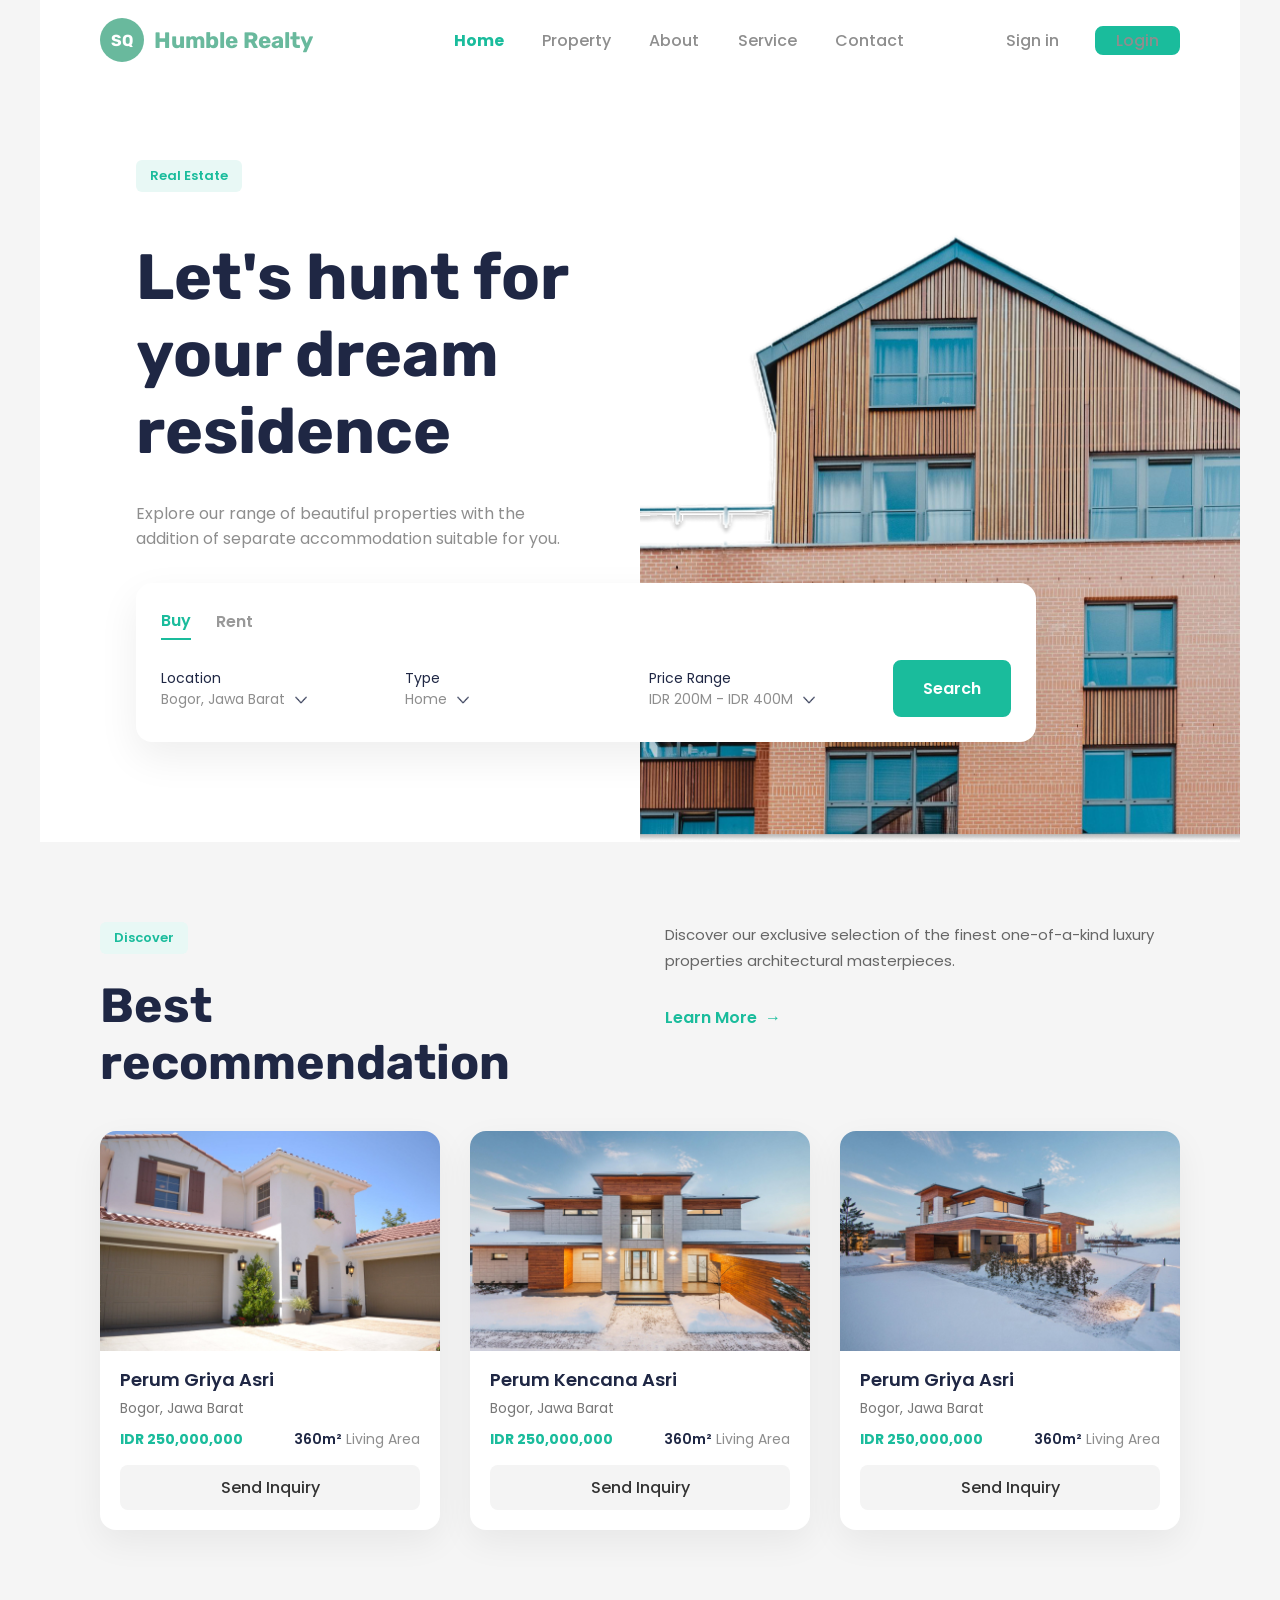
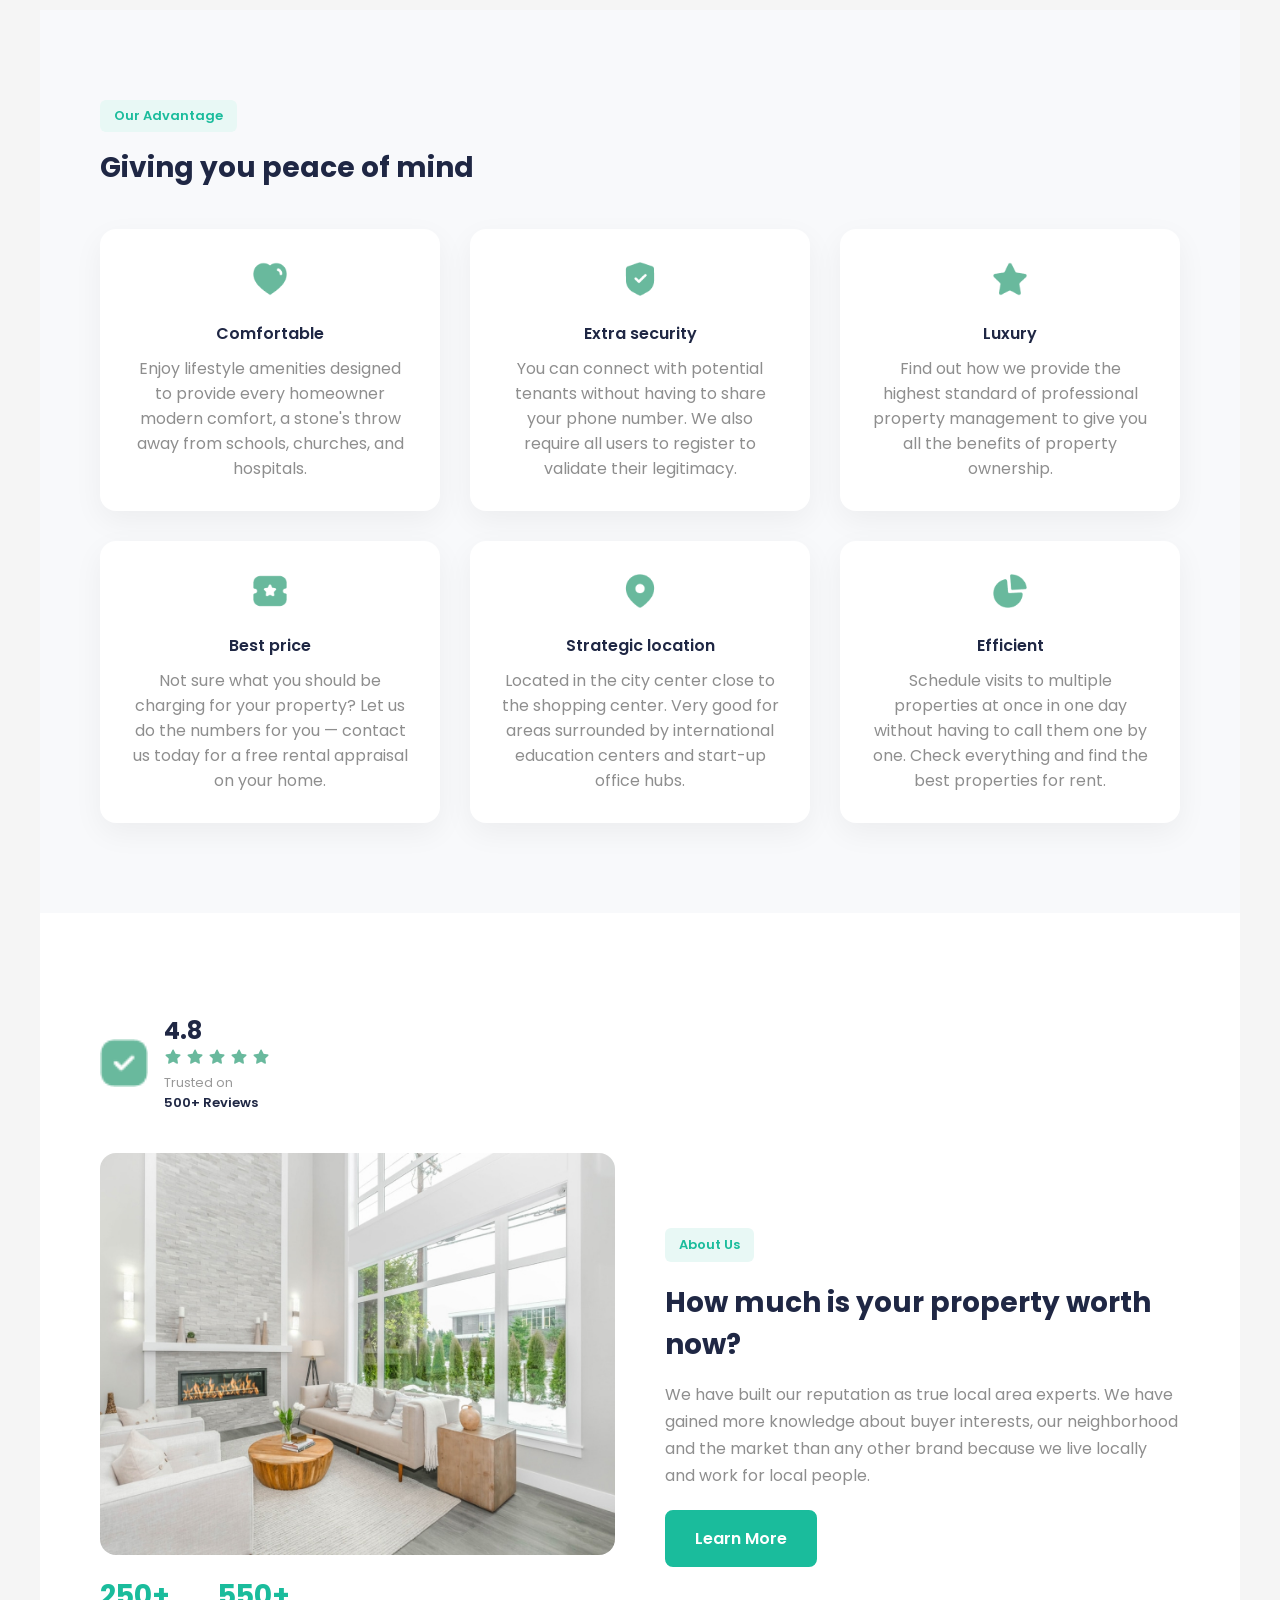
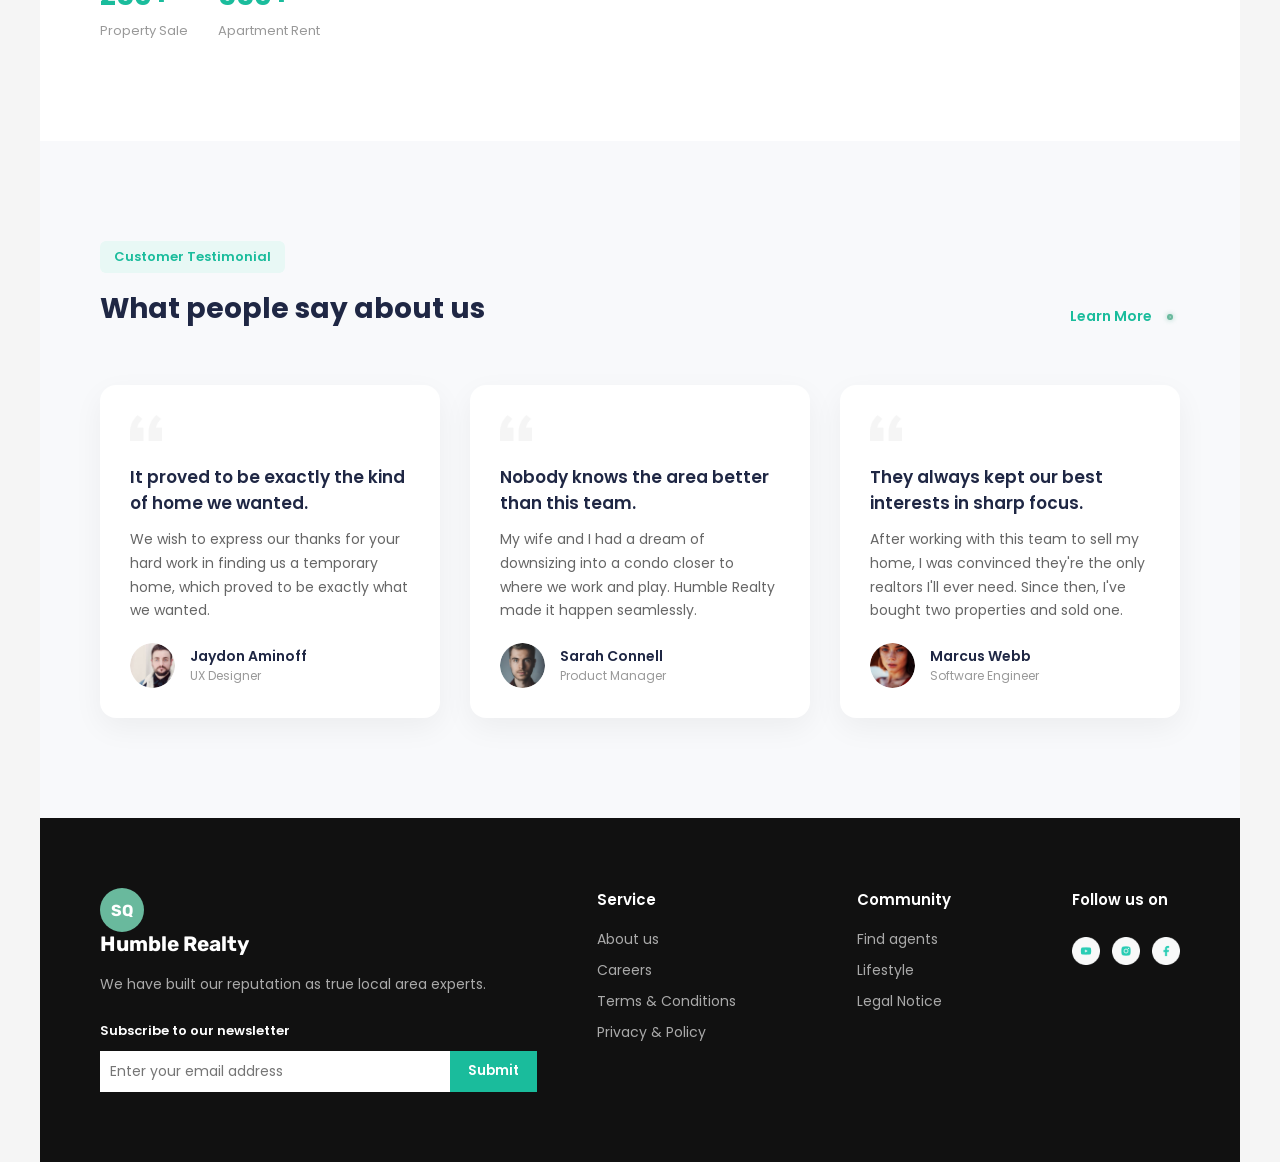
<file: index.html>
<!doctype html>
<html lang="en">
<head>
    <meta charset="UTF-8">
    <meta name="viewport" content="width=device-width, user-scalable=no, initial-scale=1.0, maximum-scale=1.0, minimum-scale=1.0">
    <meta http-equiv="X-UA-Compatible" content="ie=edge">
    <link rel="stylesheet" href="style/style.css">
    <link rel="preconnect" href="https://fonts.googleapis.com">
    <link rel="preconnect" href="https://fonts.gstatic.com" crossorigin>
    <link href="https://fonts.googleapis.com/css2?family=Poppins:wght@300;400;500;600;700;800&family=Rubik:wght@600&display=swap" rel="stylesheet">
    <script src="./script.js" defer></script>
    <title>Real Estate || Humble Realty</title>
</head>
<body>

<!-- Header section start -->
<header class="header-section wrapper">
    <nav class="navbar">
        <div class="nav-brand">
            <div class="nav-logo">SQ</div>
            <span class="nav-site-name">Humble Realty</span>
        </div>
        <div class="links" id="nav-links">
            <a href="index.html">Home</a>
            <a href="property_index.html">Property</a>
            <a href="about_index.html">About</a>
            <a href="services_index.html">Service</a>
            <a href="contact_index.html">Contact</a>
            <div class="navbar-buttons">
                <a href="login.html" class="button-without-bg">Sign in</a>
                <a href="login.html" class="button-with-bg">Login</a>
            </div>
        </div>
        <button class="hamburger" id="hamburger" aria-label="Toggle menu" aria-expanded="false" aria-controls="nav-links">
    <span></span>
    <span></span>
    <span></span>
</button>
    </nav>

    <div class="header-features-section">
        <img src="assets/header_img.png" alt="Modern luxury home exterior" class="feature-img">
        <p class="square-tag">Real Estate</p>
        <h1 class="feature-title title-color">
            Let's hunt for your dream residence
        </h1>
        <p class="feature-description">
            Explore our range of beautiful properties with the addition of separate accommodation suitable for you.
        </p>
        <div class="feature-form">
            <div class="form-title">
                <button class="buy-section">Buy</button>
                <button class="rent-section">Rent</button>
            </div>
            <div class="search-bar">
                <div class="location">
                    <p class="title-color">Location</p>
                    <p>Bogor, Jawa Barat <img class="form-drop-icon" src="assets/Arrow%20-%20Down%202.png" alt="dropdown arrow"></p>
                </div>
                <div class="Type">
                    <p class="title-color">Type</p>
                    <p>Home <img class="form-drop-icon" src="assets/Arrow%20-%20Down%202.png" alt="dropdown arrow"></p>
                </div>
                <div class="price-range">
                    <p class="title-color">Price Range</p>
                    <p>IDR 200M - IDR 400M <img class="form-drop-icon" src="assets/Arrow%20-%20Down%202.png" alt="dropdown arrow"></p>
                </div>
                <a href="property_index.html" class="button-with-bg">Search</a>
            </div>
        </div>
    </div>
</header>
<!-- Header section end -->

<main>

    <!-- Recommendation section start -->
    <div class="recommendation-info">
        <div class="left">
            <span class="square-tag">Discover</span>
            <h2 class="section-title">Best recommendation</h2>
        </div>
        <div class="right">
            <p class="section-description">
                Discover our exclusive selection of the finest one-of-a-kind luxury properties architectural masterpieces.
            </p>
            <a href="property_index.html" class="learn-more">
                Learn More
                <span class="arrow">→</span>
            </a>
        </div>
    </div>

    <div class="cards">
        <div class="card-one">
            <img src="assets/card_img_one.jpeg" alt="Perum Griya Asri house with front yard">
            <h3 class="card-title">Perum griya asri</h3>
            <p class="card-subtitle">Bogor, Jawa Barat</p>
            <div class="price-section">
                <p class="price">IDR 250,000,000</p>
                <p class="length"><span>360m²</span> Living Area</p>
            </div>
            <a href="contact_index.html" class="send-inquiry">Send Inquiry</a>
        </div>
        <div class="card-two">
            <img src="assets/card_img_two.jpeg" alt="Perum Kencana Asri house with front yard">
            <h3 class="card-title">Perum kencana asri</h3>
            <p class="card-subtitle">Bogor, Jawa Barat</p>
            <div class="price-section">
                <p class="price">IDR 250,000,000</p>
                <p class="length"><span>360m²</span> Living Area</p>
            </div>
            <a href="contact_index.html" class="send-inquiry">Send Inquiry</a>
        </div>
        <div class="card-three">
            <img src="assets/card_img_three.jpeg" alt="Perum Griya Asri house exterior">
            <h3 class="card-title">Perum griya asri</h3>
            <p class="card-subtitle">Bogor, Jawa Barat</p>
            <div class="price-section">
                <p class="price">IDR 250,000,000</p>
                <p class="length"><span>360m²</span> Living Area</p>
            </div>
            <a href="contact_index.html" class="send-inquiry">Send Inquiry</a>
        </div>
    </div>
    <!-- Recommendation section end -->

    <!-- Feature section start -->
    <div class="feature-section">
        <div class="wrapper">
            <div class="feature-info">
                <p class="square-tag">our advantage</p>
                <h2 class="subtitle">Giving you peace of mind</h2>
            </div>
            <div class="feature-cards">
                <div class="card">
                    <img src="assets/Heart.png" alt="Heart icon">
                    <h3 class="feature-card-subtitle">Comfortable</h3>
                    <p>Enjoy lifestyle amenities designed to provide every homeowner modern comfort, a stone's throw away from schools, churches, and hospitals.</p>
                </div>
                <div class="card">
                    <img src="assets/Shield%20Done.png" alt="Shield icon">
                    <h3 class="feature-card-subtitle">Extra security</h3>
                    <p>You can connect with potential tenants without having to share your phone number. We also require all users to register to validate their legitimacy.</p>
                </div>
                <div class="card">
                    <img src="assets/Star.png" alt="Star icon">
                    <h3 class="feature-card-subtitle">Luxury</h3>
                    <p>Find out how we provide the highest standard of professional property management to give you all the benefits of property ownership.</p>
                </div>
                <div class="card">
                    <img src="assets/Ticket%20Star.png" alt="Ticket star icon">
                    <h3 class="feature-card-subtitle">Best price</h3>
                    <p>Not sure what you should be charging for your property? Let us do the numbers for you — contact us today for a free rental appraisal on your home.</p>
                </div>
                <div class="card">
                    <img src="assets/Location.png" alt="Location pin icon">
                    <h3 class="feature-card-subtitle">Strategic location</h3>
                    <p>Located in the city center close to the shopping center. Very good for areas surrounded by international education centers and start-up office hubs.</p>
                </div>
                <div class="card">
                    <img src="assets/Graph.png" alt="Graph icon">
                    <h3 class="feature-card-subtitle">Efficient</h3>
                    <p>Schedule visits to multiple properties at once in one day without having to call them one by one. Check everything and find the best properties for rent.</p>
                </div>
            </div>
        </div>
    </div>
    <!-- Feature section end -->

    <!-- About section start -->
    <div class="about-section">
        <div class="wrapper">
            <div class="floating-review">
                <img class="floating-icon" src="assets/Tick%20Square.png" alt="Verified tick icon">
                <div class="details">
                    <p class="score">4.8</p>
                    <img src="assets/five_stars_img.png" alt="Five star rating">
                    <p class="floating-subtitle">Trusted on</p>
                    <p class="reviews">500+ Reviews</p>
                </div>
            </div>
            <div class="two-columns">
                <div class="col-left">
                    <img class="review-img" src="assets/review_house_img.jpeg" alt="Beautiful dining room interior">
                    <div class="total-sales">
                        <div class="property-sales">
                            <p class="sales-number">250+</p>
                            <p class="property-sale-heading">Property Sale</p>
                        </div>
                        <div class="apartment-sales">
                            <p class="sales-number">550+</p>
                            <p class="apartment-rent-heading">Apartment Rent</p>
                        </div>
                    </div>
                </div>
                <div class="col-right">
                    <div class="about-details">
                        <p class="square-tag">About us</p>
                        <h2 class="subtitle">How much is your property worth now?</h2>
                        <p>
                            We have built our reputation as true local area experts. We have gained more knowledge about buyer interests, our neighborhood and the market than any other brand because we live locally and work for local people.
                        </p>
                        <a href="about_index.html" class="button-with-bg">Learn More</a>
                    </div>
                </div>
            </div>
        </div>
    </div>
    <!-- About section end -->

    <!-- Testimonial section start -->
    <div class="testimonial-section">
        <div class="wrapper">
            <div class="info">
                <p class="square-tag">customer testimonial</p>
                <div class="headings">
                    <h2 class="subtitle">What people say about us</h2>
                    <a href="about_index.html" class="learn-more-link">
                        Learn More <img src="assets/Arrow%20-%20Right%20Circle.png" alt="Arrow right">
                    </a>
                </div>
            </div>
            <div class="testimonial-cards">
                <div class="card">
                    <img class="quotes-icon" src="assets/quotes.png" alt="Quote mark">
                    <h3 class="subtitle">It proved to be exactly the kind of home we wanted.</h3>
                    <p class="description">
                        We wish to express our thanks for your hard work in finding us a temporary home, which proved to be exactly what we wanted.
                    </p>
                    <div class="profile">
                        <img src="assets/avatar_one.png" alt="Portrait of Jaydon Aminoff">
                        <div class="text-content">
                            <p class="name">Jaydon Aminoff</p>
                            <p class="designation">UX Designer</p>
                        </div>
                    </div>
                </div>
                <div class="card">
                    <img class="quotes-icon" src="assets/quotes.png" alt="Quote mark">
                    <h3 class="subtitle">Nobody knows the area better than this team.</h3>
                    <p class="description">
                        My wife and I had a dream of downsizing into a condo closer to where we work and play. Humble Realty made it happen seamlessly.
                    </p>
                    <div class="profile">
                        <img src="assets/avatar_two.png" alt="Portrait of Sarah Connell">
                        <div class="text-content">
                            <p class="name">Sarah Connell</p>
                            <p class="designation">Product Manager</p>
                        </div>
                    </div>
                </div>
                <div class="card">
                    <img class="quotes-icon" src="assets/quotes.png" alt="Quote mark">
                    <h3 class="subtitle">They always kept our best interests in sharp focus.</h3>
                    <p class="description">
                        After working with this team to sell my home, I was convinced they're the only realtors I'll ever need. Since then, I've bought two properties and sold one.
                    </p>
                    <div class="profile">
                        <img src="assets/avatar_three.png" alt="Portrait of Marcus Webb">
                        <div class="text-content">
                            <p class="name">Marcus Webb</p>
                            <p class="designation">Software Engineer</p>
                        </div>
                    </div>
                </div>
            </div>
        </div>
    </div>
    <!-- Testimonial section end -->

    <!-- Footer section start -->
    <footer class="footer-section">
        <div class="wrapper">
            <div class="col-left">
               <a href="index.html" class="footer-logo">
    <div class="footer-logo-icon">SQ</div>
    <span class="footer-logo-name">Humble Realty</span>
</a>
                <p class="description">
                    We have built our reputation as true local area experts.
                </p>
                <div class="newsletter-form">
                    <label for="email">Subscribe to our newsletter</label>
                    <div class="input-field">
                        <input type="email" id="email" placeholder="Enter your email address">
                        <button type="button" onclick="handleNewsletterSubmit()">Submit</button>
                    </div>
                </div>
            </div>
            <div class="col-right">
                <div class="group">
                    <p class="heading">Service</p>
                    <a href="about_index.html">About us</a>
                    <a href="services_index.html">Careers</a>
                    <a href="services_index.html">Terms &amp; Conditions</a>
                    <a href="services_index.html">Privacy &amp; Policy</a>
                </div>
                <div class="group">
                    <p class="heading">Community</p>
                    <a href="property_index.html">Find agents</a>
                    <a href="services_index.html">Lifestyle</a>
                    <a href="services_index.html">Legal Notice</a>
                </div>
                <div class="group">
                    <p class="heading">Follow us on</p>
                    <div class="social-icon">
                        <a href="https://youtube.com" target="_blank" rel="noopener noreferrer" aria-label="YouTube">
                            <img src="assets/Youtube.png" alt="YouTube">
                        </a>
                        <a href="https://instagram.com" target="_blank" rel="noopener noreferrer" aria-label="Instagram">
                            <img src="assets/Instagram.png" alt="Instagram">
                        </a>
                        <a href="https://facebook.com" target="_blank" rel="noopener noreferrer" aria-label="Facebook">
                            <img src="assets/Facebook.png" alt="Facebook">
                        </a>
                    </div>
                </div>
            </div>
        </div>
    </footer>
    <!-- Footer section end -->

</main>

<script>
    function handleNewsletterSubmit() {
        const emailInput = document.getElementById('email');
        const email = emailInput.value.trim();
        if (!email || !email.includes('@')) {
            alert('Please enter a valid email address.');
            return;
        }
        alert('Thank you for subscribing!');
        emailInput.value = '';
    }

    // Guard against this block running twice (e.g. if script.js also
    // wires up the hamburger) so listeners never get double-bound.
    if (!window.__humbleNavInit) {
        window.__humbleNavInit = true;

        const hamburgerBtn = document.getElementById('hamburger');
        const navMenu = document.querySelector('.navbar .links') || document.querySelector('.nav-links');

        if (hamburgerBtn && navMenu) {
            hamburgerBtn.addEventListener('click', function () {
                const isOpen = navMenu.classList.toggle('open');
                hamburgerBtn.classList.toggle('active', isOpen);
                hamburgerBtn.setAttribute('aria-expanded', isOpen);
                document.body.style.overflow = isOpen ? 'hidden' : '';
            });

            // Close menu when a link is clicked
            navMenu.querySelectorAll('a').forEach(function (link) {
                link.addEventListener('click', function () {
                    hamburgerBtn.classList.remove('active');
                    navMenu.classList.remove('open');
                    hamburgerBtn.setAttribute('aria-expanded', 'false');
                    document.body.style.overflow = '';
                });
            });

            // Close the menu if the viewport is resized back to desktop width
            window.addEventListener('resize', function () {
                if (window.innerWidth > 768 && navMenu.classList.contains('open')) {
                    hamburgerBtn.classList.remove('active');
                    navMenu.classList.remove('open');
                    hamburgerBtn.setAttribute('aria-expanded', 'false');
                    document.body.style.overflow = '';
                }
            });
        }
    }
</script>

</body>
</html>
</file>
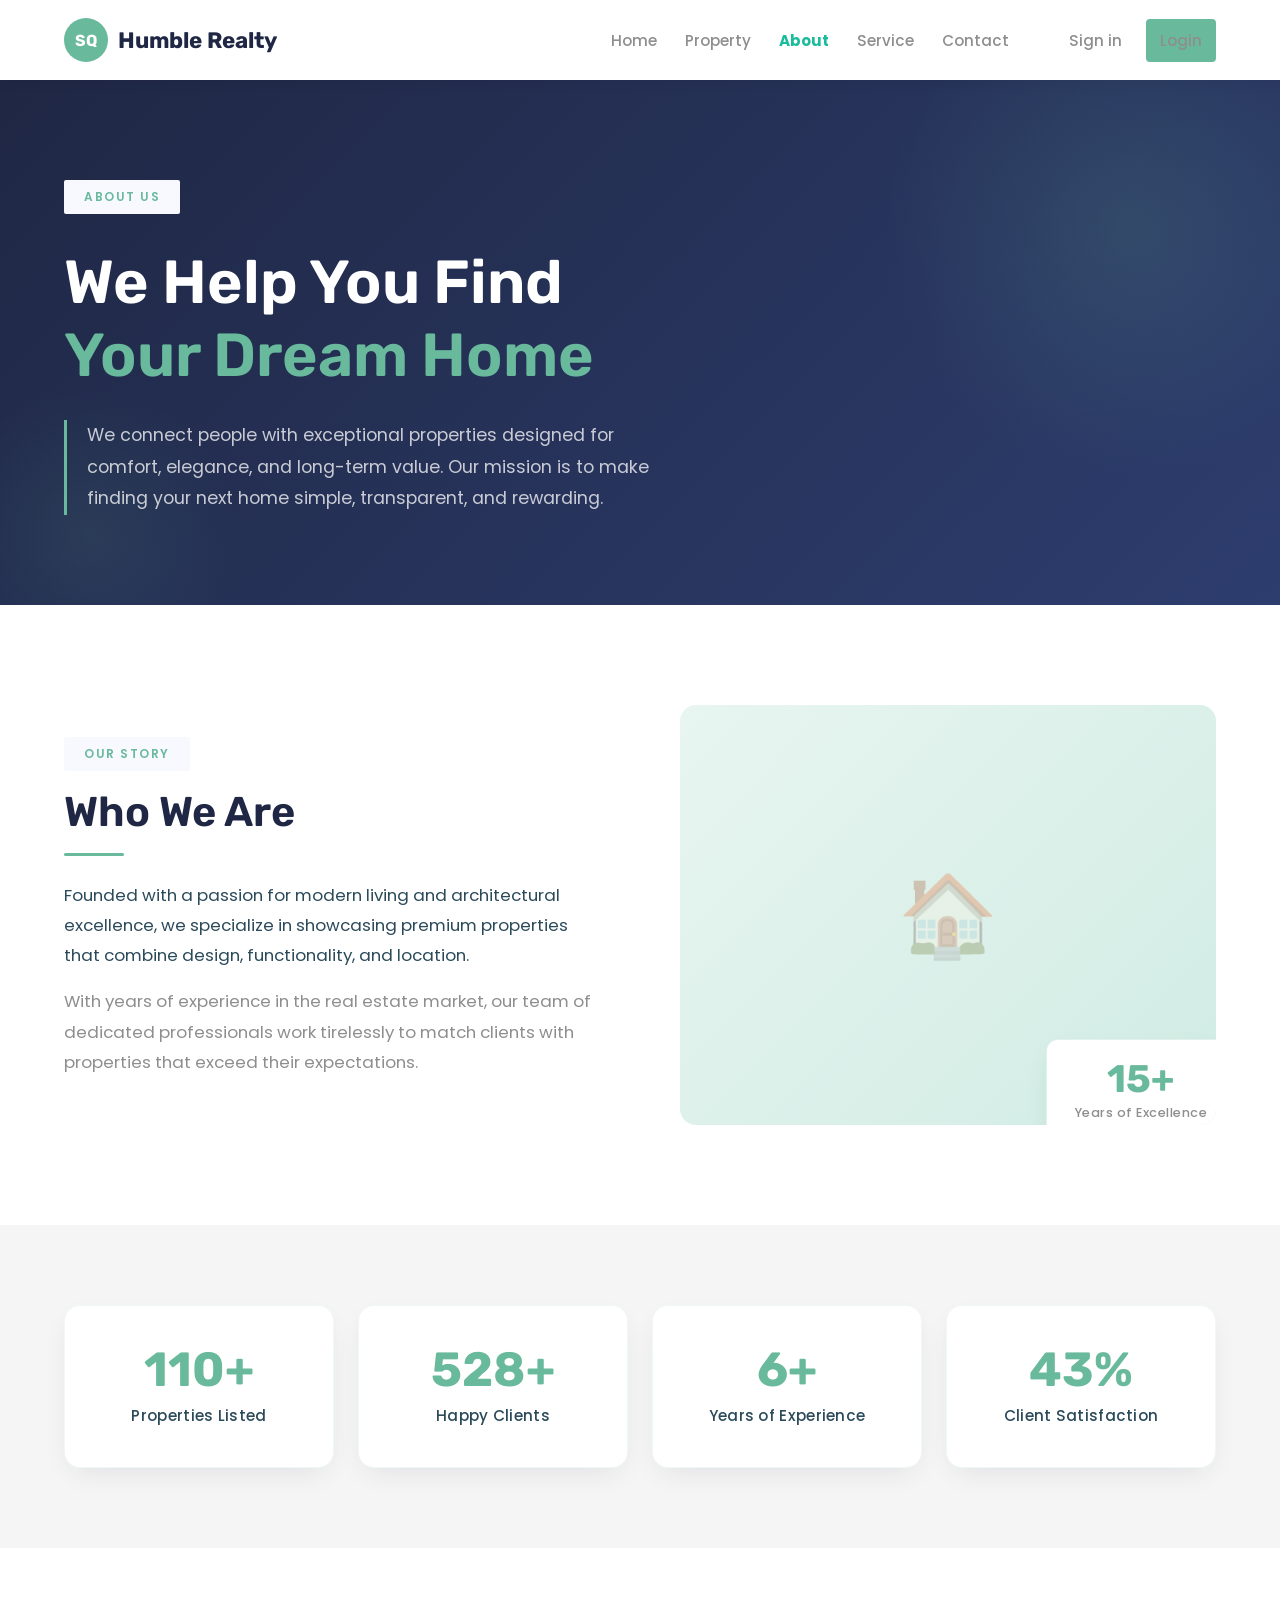
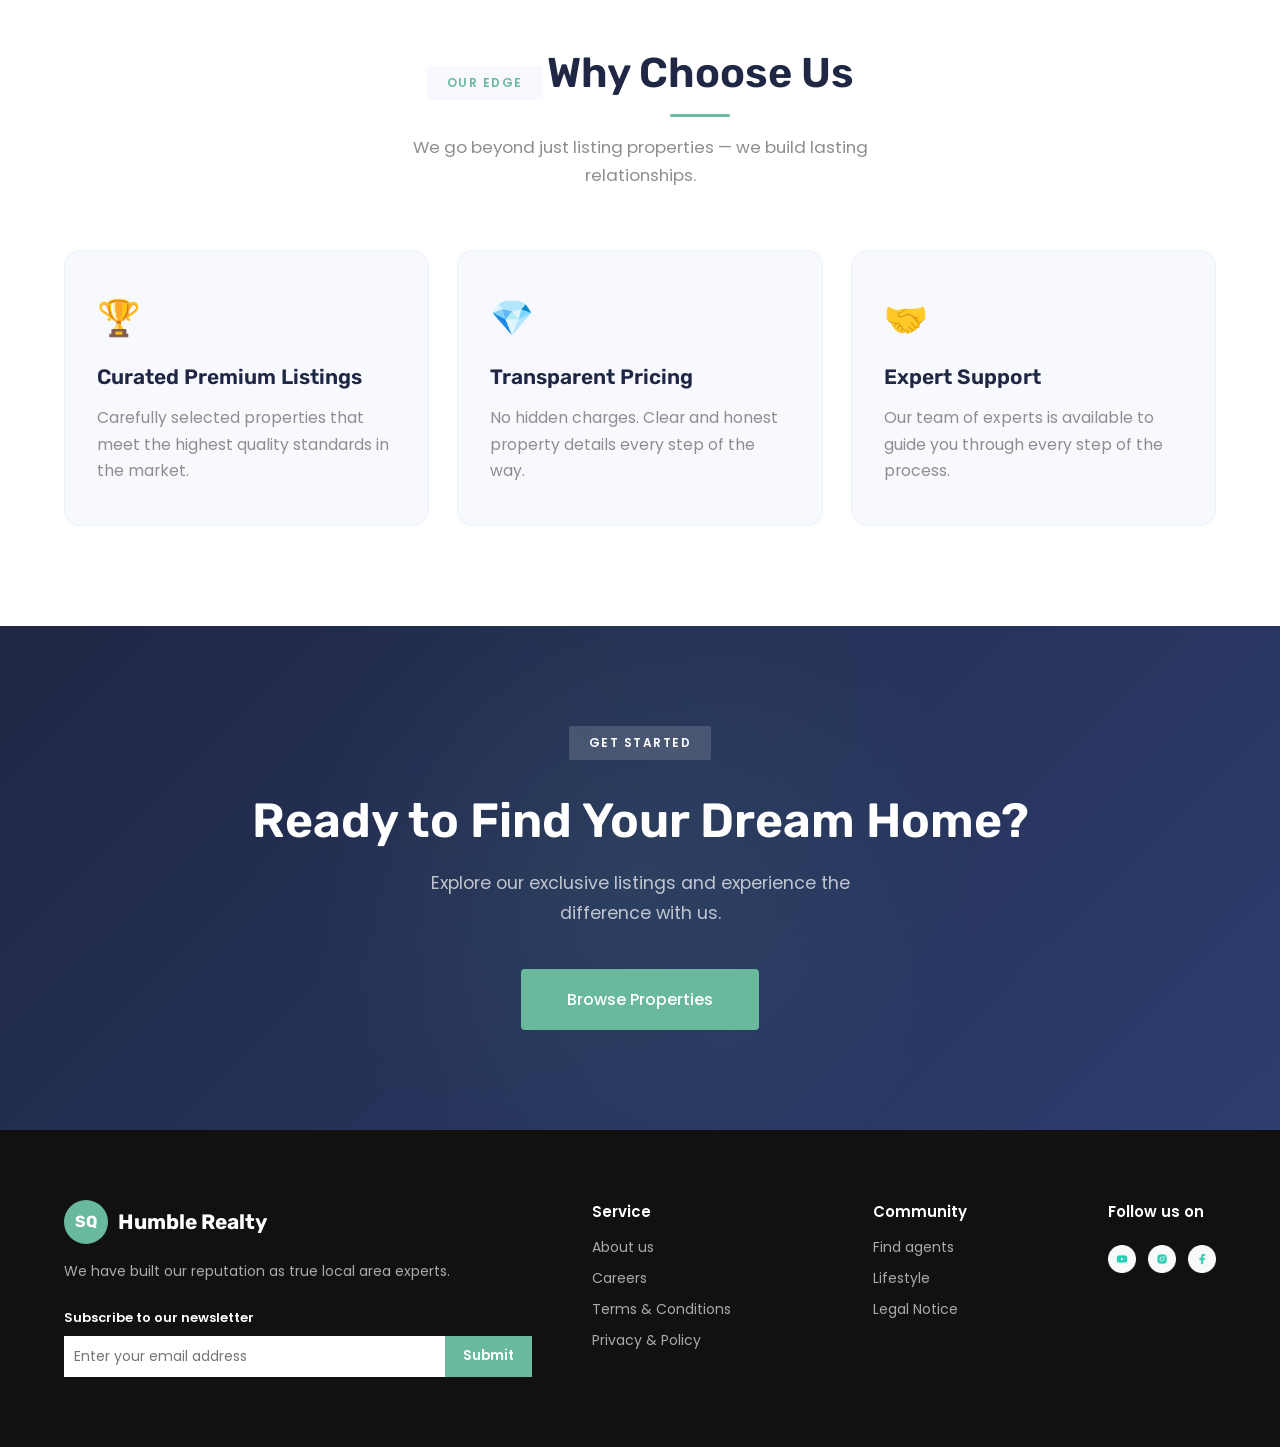
<file: about_index.html>
<!DOCTYPE html>
<html lang="en">
<head>
    <meta charset="UTF-8">
    <meta name="viewport" content="width=device-width, initial-scale=1.0">
    <title>About Us | Humble Realty</title>
    <link rel="preconnect" href="https://fonts.googleapis.com">
    <link rel="preconnect" href="https://fonts.gstatic.com" crossorigin>
    <link href="https://fonts.googleapis.com/css2?family=Poppins:wght@300;400;500;600;700;800&family=Rubik:wght@600&display=swap" rel="stylesheet">
    <link rel="stylesheet" href="https://cdnjs.cloudflare.com/ajax/libs/font-awesome/6.5.0/css/all.min.css">
    <link rel="stylesheet" href="./style/about_style.css">
    <script src="about_script.js" defer></script>
</head>
<body>

    <!-- FIX: removed wrapper from header, nav spans full width -->
    <header class="header-section">
        <nav class="navbar">
            <div class="nav-brand">
                <div class="nav-logo">SQ</div>
                <span class="nav-site-name">Humble Realty</span>
            </div>
            <div class="links" id="nav-links">
                <a href="index.html">Home</a>
                <a href="property_index.html">Property</a>
                <a href="about_index.html" class="active">About</a>
                <a href="services_index.html">Service</a>
                <a href="contact_index.html">Contact</a>
                <div class="navbar-buttons">
                    <!-- FIX: changed from <button> to <a> links -->
                    <a href="login.html" class="button-without-bg">Sign in</a>
                    <a href="login.html" class="button-with-bg">Login</a>
                </div>
            </div>
            <button class="hamburger" id="hamburger" aria-label="Toggle menu" aria-expanded="false" aria-controls="nav-links">
    <span></span>
    <span></span>
    <span></span>
</button>
        </nav>
    </header>

    <main>

        <section class="about-hero">
            <div class="wrapper">
                <span class="square-tag">About Us</span>
                <h1>We Help You Find <br><span class="accent">Your Dream Home</span></h1>
                <p>We connect people with exceptional properties designed for comfort, elegance, and long-term value. Our mission is to make finding your next home simple, transparent, and rewarding.</p>
            </div>
        </section>

        <section class="about-section">
            <div class="wrapper">
                <div class="about-section-inner">
                    <div class="about-text">
                        <span class="square-tag">Our Story</span>
                        <h2>Who We Are</h2>
                        <p>Founded with a passion for modern living and architectural excellence, we specialize in showcasing premium properties that combine design, functionality, and location.</p>
                        <p class="about-extra">With years of experience in the real estate market, our team of dedicated professionals work tirelessly to match clients with properties that exceed their expectations.</p>
                    </div>
                    <div class="about-image-block">
                        <div class="image-placeholder">
                            <div class="floating-badge">
                                <span class="badge-number">15+</span>
                                <span class="badge-text">Years of Excellence</span>
                            </div>
                        </div>
                    </div>
                </div>
            </div>
        </section>

        <section class="about-stats">
            <div class="wrapper">
                <div class="stats-grid">
                    <div class="stat-box">
                        <h3>250+</h3>
                        <p>Properties Listed</p>
                    </div>
                    <div class="stat-box">
                        <h3>1,200+</h3>
                        <p>Happy Clients</p>
                    </div>
                    <div class="stat-box">
                        <h3>15+</h3>
                        <p>Years of Experience</p>
                    </div>
                    <div class="stat-box">
                        <h3>98%</h3>
                        <p>Client Satisfaction</p>
                    </div>
                </div>
            </div>
        </section>

        <section class="about-features">
            <div class="wrapper">
                <div class="section-header">
                    <span class="square-tag">Our Edge</span>
                    <h2>Why Choose Us</h2>
                    <p class="section-subtitle">We go beyond just listing properties — we build lasting relationships.</p>
                </div>
                <div class="feature-grid">
                    <div class="feature-box">
                        <div class="feature-icon">🏆</div>
                        <h3>Curated Premium Listings</h3>
                        <p>Carefully selected properties that meet the highest quality standards in the market.</p>
                    </div>
                    <div class="feature-box">
                        <div class="feature-icon">💎</div>
                        <h3>Transparent Pricing</h3>
                        <p>No hidden charges. Clear and honest property details every step of the way.</p>
                    </div>
                    <div class="feature-box">
                        <div class="feature-icon">🤝</div>
                        <h3>Expert Support</h3>
                        <p>Our team of experts is available to guide you through every step of the process.</p>
                    </div>
                </div>
            </div>
        </section>

        <section class="about-cta">
            <div class="wrapper">
                <span class="square-tag light">Get Started</span>
                <h2>Ready to Find Your Dream Home?</h2>
                <p>Explore our exclusive listings and experience the difference with us.</p>
                <a href="property_index.html" class="button-with-bg">Browse Properties</a>
            </div>
        </section>

    </main>

    <!-- FIX: replaced bare footer with full footer matching rest of site -->
    <footer class="footer-section">
        <div class="wrapper">
            <div class="col-left">
                <a href="index.html" class="footer-logo">
                    <div class="footer-logo-icon">SQ</div>
                    <span class="footer-logo-name">Humble Realty</span>
                </a>
                <p class="description">We have built our reputation as true local area experts.</p>
                <div class="newsletter-form">
                    <label for="footer-email">Subscribe to our newsletter</label>
                    <div class="input-field">
                        <input type="email" id="footer-email" placeholder="Enter your email address">
                        <button type="button" onclick="handleNewsletterSubmit()">Submit</button>
                    </div>
                </div>
            </div>
            <div class="col-right">
                <div class="group">
                    <p class="heading">Service</p>
                    <a href="about_index.html">About us</a>
                    <a href="services_index.html">Careers</a>
                    <a href="services_index.html">Terms &amp; Conditions</a>
                    <a href="services_index.html">Privacy &amp; Policy</a>
                </div>
                <div class="group">
                    <p class="heading">Community</p>
                    <a href="property_index.html">Find agents</a>
                    <a href="services_index.html">Lifestyle</a>
                    <a href="services_index.html">Legal Notice</a>
                </div>
                <div class="group">
                    <p class="heading">Follow us on</p>
                    <div class="social-icon">
                        <a href="https://youtube.com" target="_blank" rel="noopener noreferrer" aria-label="YouTube">
                            <img src="assets/Youtube.png" alt="YouTube">
                        </a>
                        <a href="https://instagram.com" target="_blank" rel="noopener noreferrer" aria-label="Instagram">
                            <img src="assets/Instagram.png" alt="Instagram">
                        </a>
                        <a href="https://facebook.com" target="_blank" rel="noopener noreferrer" aria-label="Facebook">
                            <img src="assets/Facebook.png" alt="Facebook">
                        </a>
                    </div>
                </div>
            </div>
        </div>
    </footer>

    <script>
        function handleNewsletterSubmit() {
            const input = document.getElementById('footer-email');
            const email = input.value.trim();
            if (!email || !email.includes('@')) {
                alert('Please enter a valid email address.');
                return;
            }
            alert('Thank you for subscribing!');
            input.value = '';
        }

        // Guard against this block running twice (e.g. if about_script.js
        // also wires up the hamburger) so listeners never get double-bound.
        if (!window.__humbleNavInit) {
            window.__humbleNavInit = true;

            const hamburgerBtn = document.getElementById('hamburger');
            const navMenu = document.querySelector('.navbar .links') || document.querySelector('.nav-links');

            if (hamburgerBtn && navMenu) {
                hamburgerBtn.addEventListener('click', function () {
                    const isOpen = navMenu.classList.toggle('open');
                    hamburgerBtn.classList.toggle('active', isOpen);
                    hamburgerBtn.setAttribute('aria-expanded', isOpen);
                    document.body.style.overflow = isOpen ? 'hidden' : '';
                });

                // Close menu when a link is clicked
                navMenu.querySelectorAll('a').forEach(function (link) {
                    link.addEventListener('click', function () {
                        hamburgerBtn.classList.remove('active');
                        navMenu.classList.remove('open');
                        hamburgerBtn.setAttribute('aria-expanded', 'false');
                        document.body.style.overflow = '';
                    });
                });

                // Close the menu if the viewport is resized back to desktop width
                window.addEventListener('resize', function () {
                    if (window.innerWidth > 768 && navMenu.classList.contains('open')) {
                        hamburgerBtn.classList.remove('active');
                        navMenu.classList.remove('open');
                        hamburgerBtn.setAttribute('aria-expanded', 'false');
                        document.body.style.overflow = '';
                    }
                });
            }
        }
    </script>

</body>
</html>
</file>
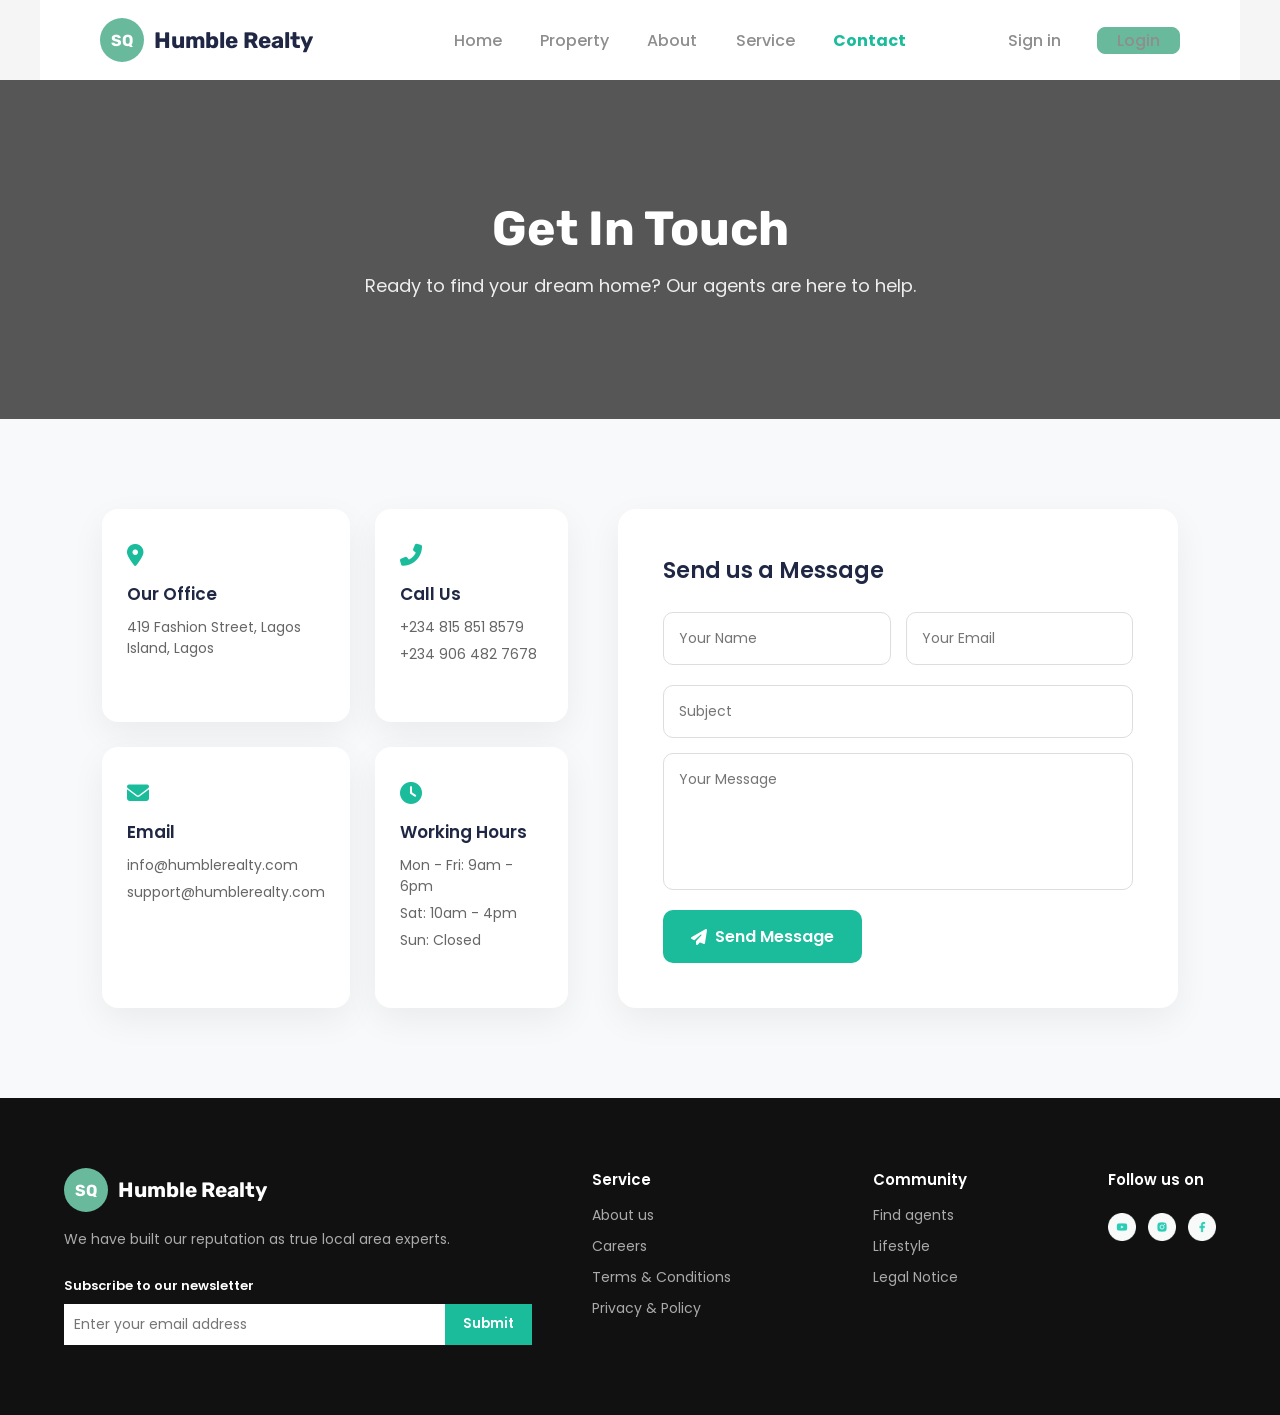
<file: contact_index.html>
<!DOCTYPE html>
<html lang="en">
<head>
    <meta charset="UTF-8">
    <meta name="viewport" content="width=device-width, initial-scale=1.0">
    <title>Contact Us | Humble Realty</title>
    <link rel="preconnect" href="https://fonts.googleapis.com">
    <link rel="preconnect" href="https://fonts.gstatic.com" crossorigin>
    <link href="https://fonts.googleapis.com/css2?family=Poppins:wght@300;400;500;600;700;800&family=Rubik:wght@600&display=swap" rel="stylesheet">
    <!-- Font Awesome for icons -->
    <link rel="stylesheet" href="https://cdnjs.cloudflare.com/ajax/libs/font-awesome/6.5.0/css/all.min.css">
    <link rel="stylesheet" href="./style/contact_style.css">
    <script src="contact_script.js" defer></script>
</head>
<body>

    <header class="header-section wrapper">
        <nav class="navbar">
            <div class="nav-brand">
                <div class="nav-logo">SQ</div>
                <span class="nav-site-name">Humble Realty</span>
            </div>
            <div class="links" id="nav-links">
                <a href="index.html">Home</a>
                <a href="property_index.html">Property</a>
                <a href="about_index.html">About</a>
                <a href="services_index.html">Service</a>
                <a href="contact_index.html" class="active">Contact</a>
                <div class="navbar-buttons">
                    <a href="login.html" class="button-without-bg">Sign in</a>
                    <a href="login.html" class="button-with-bg">Login</a>
                </div>
            </div>
            <button class="hamburger" id="hamburger" aria-label="Toggle menu" aria-expanded="false" aria-controls="nav-links">
    <span></span>
    <span></span>
    <span></span>
</button>
        </nav>
    </header>

    <section class="contact-hero">
        <div class="contact-hero-content">
            <h1>Get In Touch</h1>
            <p>Ready to find your dream home? Our agents are here to help.</p>
        </div>
    </section>

    <section class="contact-content">
        <div class="contact-info">
            <div class="info-card">
                <i class="fas fa-map-marker-alt" aria-hidden="true"></i>
                <h3>Our Office</h3>
                <p>419 Fashion Street, Lagos Island, Lagos</p>
            </div>
            <div class="info-card">
                <i class="fas fa-phone-alt" aria-hidden="true"></i>
                <h3>Call Us</h3>
                <p><a href="tel:+2348158518579">+234 815 851 8579</a></p>
                <p><a href="tel:+2349064827678">+234 906 482 7678</a></p>
            </div>
            <div class="info-card">
                <i class="fas fa-envelope" aria-hidden="true"></i>
                <h3>Email</h3>
                <p><a href="mailto:info@humblerealty.com">info@humblerealty.com</a></p>
                <p><a href="mailto:support@humblerealty.com">support@humblerealty.com</a></p>
            </div>
            <div class="info-card">
                <i class="fas fa-clock" aria-hidden="true"></i>
                <h3>Working Hours</h3>
                <p>Mon - Fri: 9am - 6pm</p>
                <p>Sat: 10am - 4pm</p>
                <p>Sun: Closed</p>
            </div>
        </div>

        <div class="contact-form-section">
            <h2>Send us a Message</h2>
            <div class="contact-form">
                <div class="form-group">
                    <div class="input-wrap">
                        <label for="full-name" class="sr-only">Your Name</label>
                        <input type="text" id="full-name" name="full-name" placeholder="Your Name" required>
                    </div>
                    <div class="input-wrap">
                        <label for="email" class="sr-only">Your Email</label>
                        <input type="email" id="email" name="email" placeholder="Your Email" required>
                    </div>
                </div>
                <label for="subject" class="sr-only">Subject</label>
                <input type="text" id="subject" name="subject" placeholder="Subject">
                <label for="message" class="sr-only">Your Message</label>
                <textarea id="message" name="message" placeholder="Your Message" rows="5" required></textarea>
                <button type="button" class="submit-btn" onclick="handleContactSubmit()">
                    <i class="fas fa-paper-plane" aria-hidden="true"></i> Send Message
                </button>
            </div>
        </div>
    </section>

    <footer class="footer-section">
        <div class="wrapper">
            <div class="col-left">
                <a href="index.html" class="footer-logo">
                    <div class="footer-logo-icon">SQ</div>
                    <span class="footer-logo-name">Humble Realty</span>
                </a>
                <p class="description">We have built our reputation as true local area experts.</p>
                <div class="newsletter-form">
                    <label for="footer-email">Subscribe to our newsletter</label>
                    <div class="input-field">
                        <input type="email" id="footer-email" placeholder="Enter your email address">
                        <button type="button" onclick="handleNewsletterSubmit()">Submit</button>
                    </div>
                </div>
            </div>
            <div class="col-right">
                <div class="group">
                    <p class="heading">Service</p>
                    <a href="about_index.html">About us</a>
                    <a href="services_index.html">Careers</a>
                    <a href="services_index.html">Terms &amp; Conditions</a>
                    <a href="services_index.html">Privacy &amp; Policy</a>
                </div>
                <div class="group">
                    <p class="heading">Community</p>
                    <a href="property_index.html">Find agents</a>
                    <a href="services_index.html">Lifestyle</a>
                    <a href="services_index.html">Legal Notice</a>
                </div>
                <div class="group">
                    <p class="heading">Follow us on</p>
                    <div class="social-icon">
                        <a href="https://youtube.com" target="_blank" rel="noopener noreferrer" aria-label="YouTube">
                            <img src="assets/Youtube.png" alt="YouTube">
                        </a>
                        <a href="https://instagram.com" target="_blank" rel="noopener noreferrer" aria-label="Instagram">
                            <img src="assets/Instagram.png" alt="Instagram">
                        </a>
                        <a href="https://facebook.com" target="_blank" rel="noopener noreferrer" aria-label="Facebook">
                            <img src="assets/Facebook.png" alt="Facebook">
                        </a>
                    </div>
                </div>
            </div>
        </div>
    </footer>

    <script>
        function handleContactSubmit() {
            const name = document.getElementById('full-name').value.trim();
            const email = document.getElementById('email').value.trim();
            const message = document.getElementById('message').value.trim();

            if (!name || !email || !message) {
                alert('Please fill in all required fields.');
                return;
            }

            if (!email.includes('@')) {
                alert('Please enter a valid email address.');
                return;
            }

            alert('Thank you, ' + name + '! Your message has been sent. We will get back to you shortly.');
            document.getElementById('full-name').value = '';
            document.getElementById('email').value = '';
            document.getElementById('subject').value = '';
            document.getElementById('message').value = '';
        }

        function handleNewsletterSubmit() {
            const emailInput = document.getElementById('footer-email');
            const email = emailInput.value.trim();
            if (!email || !email.includes('@')) {
                alert('Please enter a valid email address.');
                return;
            }
            alert('Thank you for subscribing!');
            emailInput.value = '';
        }

        // Guard against this block running twice (e.g. if contact_script.js
        // also wires up the hamburger) so listeners never get double-bound.
        if (!window.__humbleNavInit) {
            window.__humbleNavInit = true;

            const hamburgerBtn = document.getElementById('hamburger');
            const navMenu = document.getElementById('nav-links');

            if (hamburgerBtn && navMenu) {
                hamburgerBtn.addEventListener('click', function () {
                    const isOpen = navMenu.classList.toggle('open');
                    hamburgerBtn.classList.toggle('active', isOpen);
                    hamburgerBtn.setAttribute('aria-expanded', isOpen);
                    document.body.style.overflow = isOpen ? 'hidden' : '';
                });

                // Close menu when a link is clicked
                navMenu.querySelectorAll('a').forEach(function (link) {
                    link.addEventListener('click', function () {
                        hamburgerBtn.classList.remove('active');
                        navMenu.classList.remove('open');
                        hamburgerBtn.setAttribute('aria-expanded', 'false');
                        document.body.style.overflow = '';
                    });
                });

                // Close the menu if the viewport is resized back to desktop width
                window.addEventListener('resize', function () {
                    if (window.innerWidth > 768 && navMenu.classList.contains('open')) {
                        hamburgerBtn.classList.remove('active');
                        navMenu.classList.remove('open');
                        hamburgerBtn.setAttribute('aria-expanded', 'false');
                        document.body.style.overflow = '';
                    }
                });
            }
        }
    </script>

</body>
</html>
</file>
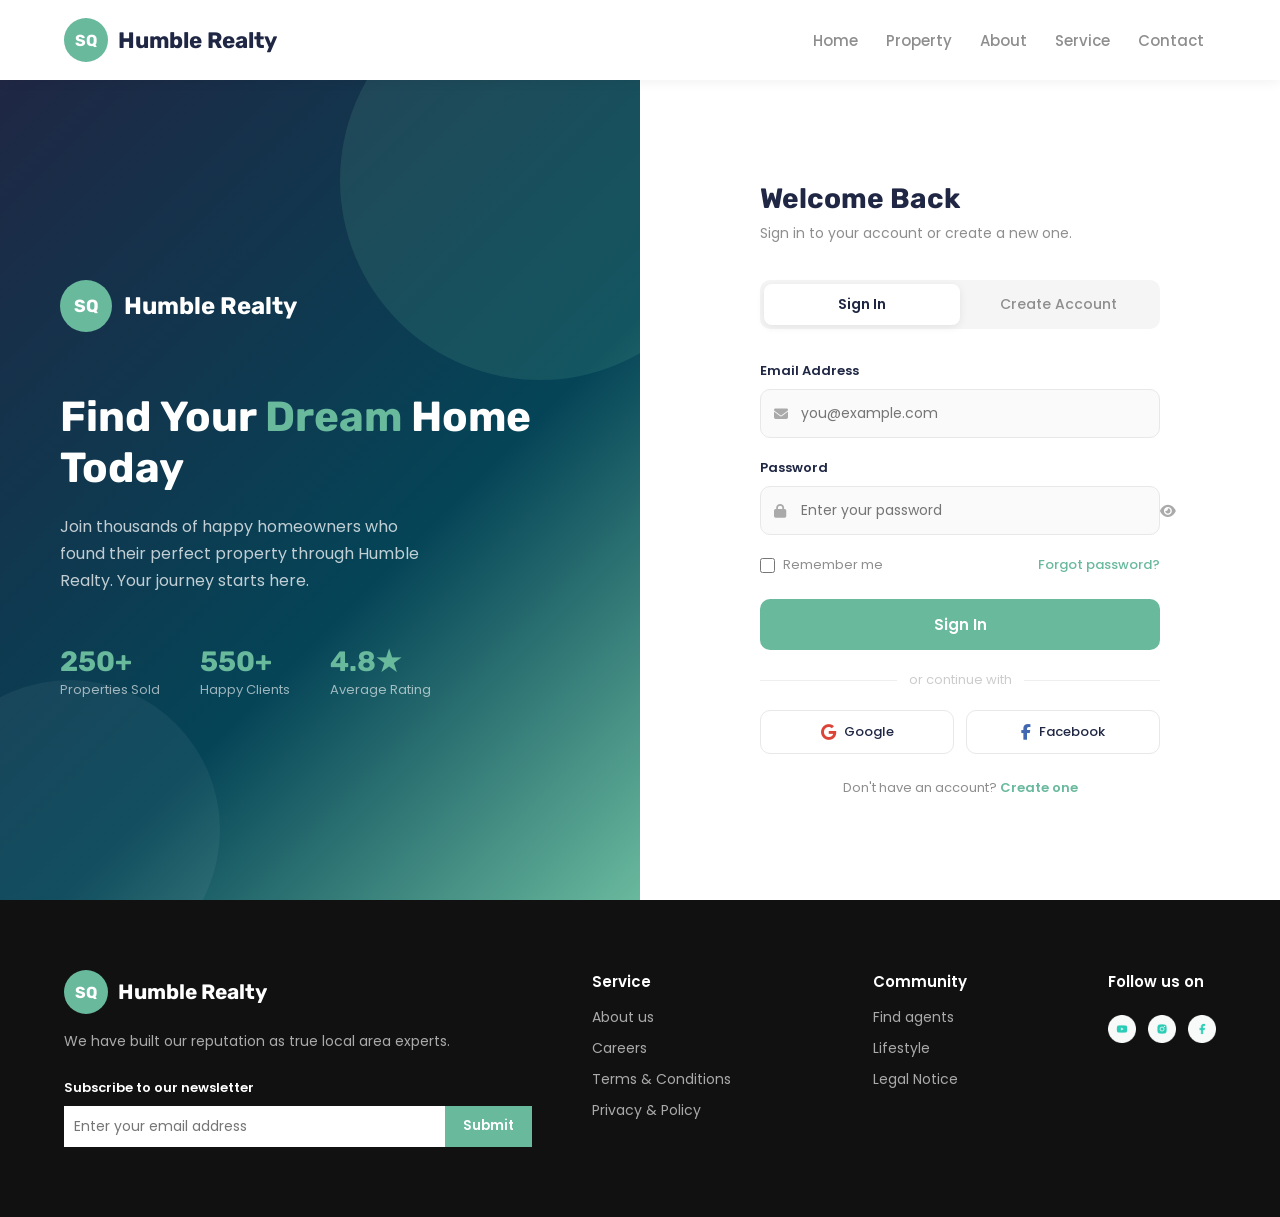
<file: login.html>
<!DOCTYPE html>
<html lang="en">
<head>
    <meta charset="UTF-8">
    <meta name="viewport" content="width=device-width, initial-scale=1.0">
    <title>Login | Humble Realty</title>
    <link rel="preconnect" href="https://fonts.googleapis.com">
    <link rel="preconnect" href="https://fonts.gstatic.com" crossorigin>
    <link href="https://fonts.googleapis.com/css2?family=Poppins:wght@300;400;500;600;700;800&family=Rubik:wght@600&display=swap" rel="stylesheet">
    <link rel="stylesheet" href="https://cdnjs.cloudflare.com/ajax/libs/font-awesome/6.5.0/css/all.min.css">
    <style>
        * { margin: 0; padding: 0; box-sizing: border-box; }

        body {
            font-family: 'Poppins', sans-serif;
            background: #f5f5f5;
            min-height: 100vh;
            display: flex;
            flex-direction: column;
        }

        /* ================= NAVBAR ================= */
        .navbar {
            width: 100%;
            height: 80px;
            padding: 0 5%;
            display: flex;
            justify-content: space-between;
            align-items: center;
            background: #fff;
            box-shadow: 0 2px 12px rgba(0,0,0,0.06);
            position: sticky;
            top: 0;
            z-index: 100;
            flex-wrap: nowrap;
        }

        .nav-brand {
            display: flex;
            align-items: center;
            gap: 10px;
            flex-shrink: 0;
            text-decoration: none;
        }

        .nav-logo {
            width: 44px;
            height: 44px;
            background: #69B99D;
            border-radius: 50%;
            display: flex;
            align-items: center;
            justify-content: center;
            color: #fff;
            font-family: 'Rubik', sans-serif;
            font-size: 1rem;
            font-weight: 700;
            flex-shrink: 0;
        }

        .nav-site-name {
            font-family: 'Rubik', sans-serif;
            font-size: 1.4rem;
            font-weight: 700;
            color: #1F2744;
        }

        .nav-links {
            display: flex;
            align-items: center;
            gap: 4px;
            flex-shrink: 0;
        }

        .nav-links a {
            padding: 0 12px;
            text-decoration: none;
            color: #8E8E8E;
            font-size: 15px;
            font-weight: 500;
            transition: color 0.3s ease;
        }

        .nav-links a:hover { color: #69B99D; }

        /* ================= HAMBURGER ================= */
        .hamburger {
            display: none;
            flex-direction: column;
            justify-content: space-between;
            width: 28px;
            height: 20px;
            cursor: pointer;
            background: none;
            border: none;
            padding: 0;
            z-index: 200;
            flex-shrink: 0;
        }

        .hamburger span {
            display: block;
            width: 100%;
            height: 2.5px;
            background: #1F2744;
            border-radius: 3px;
            transition: all 0.3s ease;
        }

        .hamburger.active span:nth-child(1) { transform: translateY(8.75px) rotate(45deg); }
        .hamburger.active span:nth-child(2) { opacity: 0; }
        .hamburger.active span:nth-child(3) { transform: translateY(-8.75px) rotate(-45deg); }

        /* ================= LOGIN MAIN ================= */
        .login-page {
            flex: 1;
            display: grid;
            grid-template-columns: 1fr 1fr;
            min-height: calc(100vh - 80px);
        }

        .login-left {
            background: linear-gradient(135deg, #1F2744 0%, #054457 60%, #69B99D 100%);
            display: flex;
            flex-direction: column;
            justify-content: center;
            align-items: flex-start;
            padding: 80px 60px;
            position: relative;
            overflow: hidden;
        }

        .login-left::before {
            content: '';
            position: absolute;
            top: -100px; right: -100px;
            width: 400px; height: 400px;
            background: rgba(105,185,157,0.15);
            border-radius: 50%;
        }

        .login-left::after {
            content: '';
            position: absolute;
            bottom: -80px; left: -80px;
            width: 300px; height: 300px;
            background: rgba(255,255,255,0.05);
            border-radius: 50%;
        }

        .login-left-content { position: relative; z-index: 1; }

        .login-left .brand {
            display: flex;
            align-items: center;
            gap: 12px;
            margin-bottom: 60px;
            text-decoration: none;
        }

        .login-left .brand-logo {
            width: 52px; height: 52px;
            background: #69B99D;
            border-radius: 50%;
            display: flex;
            align-items: center;
            justify-content: center;
            color: #fff;
            font-family: 'Rubik', sans-serif;
            font-size: 1.1rem;
            font-weight: 700;
        }

        .login-left .brand-name {
            font-family: 'Rubik', sans-serif;
            font-size: 1.5rem;
            font-weight: 700;
            color: #fff;
        }

        .login-left h1 {
            font-family: 'Rubik', sans-serif;
            font-size: 42px;
            font-weight: 700;
            color: #fff;
            line-height: 1.2;
            margin-bottom: 20px;
        }

        .login-left h1 span { color: #69B99D; }

        .login-left p {
            color: rgba(255,255,255,0.75);
            font-size: 16px;
            line-height: 1.7;
            max-width: 380px;
            margin-bottom: 50px;
        }

        .login-stats { display: flex; gap: 40px; }

        .stat-number {
            font-family: 'Rubik', sans-serif;
            font-size: 28px;
            font-weight: 700;
            color: #69B99D;
        }

        .stat-label {
            font-size: 13px;
            color: rgba(255,255,255,0.6);
            margin-top: 2px;
        }

        .login-right {
            background: #fff;
            display: flex;
            flex-direction: column;
            justify-content: center;
            align-items: center;
            padding: 60px 70px;
        }

        .login-form-container { width: 100%; max-width: 400px; }

        .login-form-container h2 {
            font-family: 'Rubik', sans-serif;
            font-size: 28px;
            font-weight: 700;
            color: #1F2744;
            margin-bottom: 8px;
        }

        .welcome-text { color: #8E8E8E; font-size: 14px; margin-bottom: 36px; }

        .auth-tabs {
            display: flex;
            background: #f5f5f5;
            border-radius: 10px;
            padding: 4px;
            margin-bottom: 32px;
        }

        .auth-tab {
            flex: 1;
            padding: 10px;
            text-align: center;
            border-radius: 8px;
            cursor: pointer;
            font-size: 14px;
            font-weight: 500;
            color: #8E8E8E;
            transition: all 0.3s ease;
            border: none;
            background: none;
            font-family: 'Poppins', sans-serif;
        }

        .auth-tab.active {
            background: #fff;
            color: #1F2744;
            box-shadow: 0 2px 8px rgba(0,0,0,0.08);
            font-weight: 600;
        }

        .form-panel { display: none; }
        .form-panel.active { display: block; }

        .form-group { margin-bottom: 20px; }

        .form-group label {
            display: block;
            font-size: 13px;
            font-weight: 600;
            color: #1F2744;
            margin-bottom: 8px;
        }

        .input-wrapper { position: relative; }

        .input-wrapper i {
            position: absolute;
            left: 14px;
            top: 50%;
            transform: translateY(-50%);
            color: #aaa;
            font-size: 14px;
        }

        .input-wrapper input {
            width: 100%;
            padding: 13px 14px 13px 40px;
            border: 1.5px solid #e8e8e8;
            border-radius: 10px;
            font-size: 14px;
            font-family: 'Poppins', sans-serif;
            color: #1F2744;
            background: #fafafa;
            transition: border-color 0.3s ease, box-shadow 0.3s ease;
            outline: none;
        }

        .input-wrapper input:focus {
            border-color: #69B99D;
            box-shadow: 0 0 0 3px rgba(105,185,157,0.12);
            background: #fff;
        }

        .toggle-password {
            position: absolute;
            right: 14px;
            top: 50%;
            transform: translateY(-50%);
            cursor: pointer;
            color: #aaa;
            font-size: 14px;
            background: none;
            border: none;
            padding: 0;
        }

        .toggle-password:hover { color: #69B99D; }

        .form-row {
            display: flex;
            justify-content: space-between;
            align-items: center;
            margin-bottom: 24px;
        }

        .remember-me {
            display: flex;
            align-items: center;
            gap: 8px;
            font-size: 13px;
            color: #8E8E8E;
            cursor: pointer;
        }

        .remember-me input[type="checkbox"] {
            accent-color: #69B99D;
            width: 15px; height: 15px;
        }

        .forgot-link {
            font-size: 13px;
            color: #69B99D;
            text-decoration: none;
            font-weight: 500;
        }

        .forgot-link:hover { text-decoration: underline; }

        .submit-btn {
            width: 100%;
            padding: 14px;
            background: #69B99D;
            color: #fff;
            border: none;
            border-radius: 10px;
            font-size: 15px;
            font-weight: 600;
            font-family: 'Poppins', sans-serif;
            cursor: pointer;
            transition: background 0.3s ease, transform 0.2s ease;
            margin-bottom: 20px;
        }

        .submit-btn:hover { background: #54a88c; transform: translateY(-1px); }

        .divider {
            display: flex;
            align-items: center;
            gap: 12px;
            margin-bottom: 20px;
            color: #ccc;
            font-size: 13px;
        }

        .divider::before, .divider::after {
            content: '';
            flex: 1;
            height: 1px;
            background: #eee;
        }

        .social-login { display: flex; gap: 12px; margin-bottom: 24px; }

        .social-btn {
            flex: 1;
            padding: 11px;
            border: 1.5px solid #e8e8e8;
            border-radius: 10px;
            background: #fff;
            cursor: pointer;
            font-size: 13px;
            font-family: 'Poppins', sans-serif;
            font-weight: 500;
            color: #1F2744;
            display: flex;
            align-items: center;
            justify-content: center;
            gap: 8px;
            transition: border-color 0.3s ease, background 0.3s ease;
            text-decoration: none;
        }

        .social-btn:hover { border-color: #69B99D; background: #f8fffe; }
        .social-btn i { font-size: 16px; }
        .social-btn.google i { color: #DB4437; }
        .social-btn.facebook i { color: #4267B2; }

        .switch-text { text-align: center; font-size: 13px; color: #8E8E8E; }

        .switch-text a {
            color: #69B99D;
            font-weight: 600;
            text-decoration: none;
            cursor: pointer;
        }

        .switch-text a:hover { text-decoration: underline; }

        .name-row { display: grid; grid-template-columns: 1fr 1fr; gap: 14px; }

        /* ================= FOOTER ================= */
        .footer-section {
            background: #111;
            color: #ddd;
            padding: 70px 0;
            width: 100%;
        }

        .wrapper { width: 90%; max-width: 1200px; margin: auto; }

        .footer-section .wrapper {
            display: grid;
            grid-template-columns: 1.5fr 2fr;
            gap: 60px;
        }

        .footer-section .col-right { display: flex; gap: 40px; justify-content: space-between; }
        .footer-section .group { display: flex; flex-direction: column; gap: 10px; }

        .footer-section .heading {
            font-weight: 600;
            color: #fff;
            font-size: 15px;
            margin-bottom: 4px;
        }

        .footer-section a { text-decoration: none; color: #aaa; font-size: 14px; transition: color 0.3s; }
        .footer-section a:hover { color: #69B99D; }
        .footer-section .description { margin: 16px 0 24px; font-size: 14px; color: #aaa; line-height: 1.7; }
        .newsletter-form label { font-size: 13px; font-weight: 600; color: #fff; display: block; margin-bottom: 8px; }
        .input-field { display: flex; }

        .input-field input[type="email"] {
            padding: 10px; border: none; flex: 1;
            font-family: 'Poppins', sans-serif; font-size: 14px; outline: none;
        }

        .input-field button {
            padding: 10px 18px; background: #69B99D; border: none;
            color: #fff; cursor: pointer; font-weight: 600;
            font-family: 'Poppins', sans-serif; transition: background 0.3s;
        }

        .input-field button:hover { background: #54a88c; }
        .social-icon { display: flex; gap: 12px; margin-top: 8px; }
        .social-icon a { display: inline-block; }
        .social-icon img { width: 28px; transition: transform 0.3s; }
        .social-icon img:hover { transform: scale(1.15); }

        /* ================= FOOTER LOGO ================= */
        .footer-logo {
            display: flex; align-items: center; gap: 10px;
            margin-bottom: 16px; text-decoration: none !important;
            color: inherit !important; font-size: inherit !important;
        }

        .footer-logo-icon {
            width: 44px !important; height: 44px !important; min-width: 44px;
            background: #69B99D !important; border-radius: 50% !important;
            display: flex !important; align-items: center; justify-content: center;
            color: #fff !important; font-family: 'Rubik', sans-serif;
            font-size: 1rem !important; font-weight: 700; flex-shrink: 0;
        }

        .footer-logo-name {
            font-family: 'Rubik', sans-serif;
            font-size: 1.3rem !important; font-weight: 700; color: #fff !important;
        }

        /* ================= RESPONSIVE ================= */
        @media (max-width: 992px) {
            .login-page { grid-template-columns: 1fr; }
            .login-left { padding: 60px 40px; min-height: 320px; }
            .login-left h1 { font-size: 32px; }
            .login-right { padding: 50px 30px; }
            .footer-section .wrapper { grid-template-columns: 1fr; }
            .footer-section .col-right { flex-wrap: wrap; }
        }

        @media (max-width: 768px) {
            .hamburger { display: flex; }

            .nav-links {
                display: none;
                position: fixed;
                top: 80px; left: 0;
                width: 100%;
                height: calc(100vh - 80px);
                background: #fff;
                flex-direction: column;
                align-items: center;
                justify-content: center;
                gap: 36px;
                z-index: 150;
            }

            .nav-links.open { display: flex; }

            .nav-links a {
                display: block !important;
                font-size: 20px;
                font-weight: 600;
                color: #1F2744;
                padding: 0;
            }

            .nav-links a:hover { color: #69B99D; }

            .login-stats { gap: 24px; }
            .login-right { padding: 40px 20px; }
            .name-row { grid-template-columns: 1fr; }
        }
    </style>
</head>
<body>

    <nav class="navbar">
        <a href="index.html" class="nav-brand">
            <div class="nav-logo">SQ</div>
            <span class="nav-site-name">Humble Realty</span>
        </a>
        <div class="nav-links" id="nav-links">
            <a href="index.html">Home</a>
            <a href="property_index.html">Property</a>
            <a href="about_index.html">About</a>
            <a href="services_index.html">Service</a>
            <a href="contact_index.html">Contact</a>
        </div>
        <button class="hamburger" id="hamburger" aria-label="Toggle menu" aria-expanded="false" aria-controls="nav-links">
            <span></span>
            <span></span>
            <span></span>
        </button>
    </nav>

    <div class="login-page">

        <div class="login-left">
            <div class="login-left-content">
                <a href="index.html" class="brand">
                    <div class="brand-logo">SQ</div>
                    <span class="brand-name">Humble Realty</span>
                </a>
                <h1>Find Your <span>Dream</span> Home Today</h1>
                <p>Join thousands of happy homeowners who found their perfect property through Humble Realty. Your journey starts here.</p>
                <div class="login-stats">
                    <div class="stat">
                        <div class="stat-number">250+</div>
                        <div class="stat-label">Properties Sold</div>
                    </div>
                    <div class="stat">
                        <div class="stat-number">550+</div>
                        <div class="stat-label">Happy Clients</div>
                    </div>
                    <div class="stat">
                        <div class="stat-number">4.8★</div>
                        <div class="stat-label">Average Rating</div>
                    </div>
                </div>
            </div>
        </div>

        <div class="login-right">
            <div class="login-form-container">
                <h2>Welcome Back</h2>
                <p class="welcome-text">Sign in to your account or create a new one.</p>

                <div class="auth-tabs">
                    <button class="auth-tab active" onclick="switchTab('login')">Sign In</button>
                    <button class="auth-tab" onclick="switchTab('signup')">Create Account</button>
                </div>

                <!-- LOGIN FORM -->
                <div class="form-panel active" id="login-panel">
                    <div class="form-group">
                        <label for="login-email">Email Address</label>
                        <div class="input-wrapper">
                            <i class="fas fa-envelope"></i>
                            <input type="email" id="login-email" placeholder="you@example.com">
                        </div>
                    </div>
                    <div class="form-group">
                        <label for="login-password">Password</label>
                        <div class="input-wrapper">
                            <i class="fas fa-lock"></i>
                            <input type="password" id="login-password" placeholder="Enter your password">
                            <button class="toggle-password" onclick="togglePassword('login-password', this)" type="button">
                                <i class="fas fa-eye"></i>
                            </button>
                        </div>
                    </div>
                    <div class="form-row">
                        <label class="remember-me">
                            <input type="checkbox"> Remember me
                        </label>
                        <a href="#" class="forgot-link">Forgot password?</a>
                    </div>
                    <button class="submit-btn" onclick="handleLogin()">Sign In</button>
                    <div class="divider">or continue with</div>
                    <div class="social-login">
                        <a href="https://accounts.google.com/signin" target="_blank" rel="noopener noreferrer" class="social-btn google">
                            <i class="fab fa-google"></i> Google
                        </a>
                        <a href="https://www.facebook.com/login" target="_blank" rel="noopener noreferrer" class="social-btn facebook">
                            <i class="fab fa-facebook-f"></i> Facebook
                        </a>
                    </div>
                    <p class="switch-text">
                        Don't have an account? <a onclick="switchTab('signup')">Create one</a>
                    </p>
                </div>

                <!-- SIGNUP FORM -->
                <div class="form-panel" id="signup-panel">
                    <div class="name-row">
                        <div class="form-group">
                            <label for="first-name">First Name</label>
                            <div class="input-wrapper">
                                <i class="fas fa-user"></i>
                                <input type="text" id="first-name" placeholder="John">
                            </div>
                        </div>
                        <div class="form-group">
                            <label for="last-name">Last Name</label>
                            <div class="input-wrapper">
                                <i class="fas fa-user"></i>
                                <input type="text" id="last-name" placeholder="Doe">
                            </div>
                        </div>
                    </div>
                    <div class="form-group">
                        <label for="signup-email">Email Address</label>
                        <div class="input-wrapper">
                            <i class="fas fa-envelope"></i>
                            <input type="email" id="signup-email" placeholder="you@example.com">
                        </div>
                    </div>
                    <div class="form-group">
                        <label for="signup-password">Password</label>
                        <div class="input-wrapper">
                            <i class="fas fa-lock"></i>
                            <input type="password" id="signup-password" placeholder="Create a password">
                            <button class="toggle-password" onclick="togglePassword('signup-password', this)" type="button">
                                <i class="fas fa-eye"></i>
                            </button>
                        </div>
                    </div>
                    <div class="form-group">
                        <label for="confirm-password">Confirm Password</label>
                        <div class="input-wrapper">
                            <i class="fas fa-lock"></i>
                            <input type="password" id="confirm-password" placeholder="Repeat your password">
                            <button class="toggle-password" onclick="togglePassword('confirm-password', this)" type="button">
                                <i class="fas fa-eye"></i>
                            </button>
                        </div>
                    </div>
                    <button class="submit-btn" onclick="handleSignup()">Create Account</button>
                    <div class="divider">or continue with</div>
                    <div class="social-login">
                        <a href="https://accounts.google.com/signin" target="_blank" rel="noopener noreferrer" class="social-btn google">
                            <i class="fab fa-google"></i> Google
                        </a>
                        <a href="https://www.facebook.com/login" target="_blank" rel="noopener noreferrer" class="social-btn facebook">
                            <i class="fab fa-facebook-f"></i> Facebook
                        </a>
                    </div>
                    <p class="switch-text">
                        Already have an account? <a onclick="switchTab('login')">Sign in</a>
                    </p>
                </div>

            </div>
        </div>
    </div>

    <footer class="footer-section">
        <div class="wrapper">
            <div class="col-left">
                <a href="index.html" class="footer-logo">
                    <div class="footer-logo-icon">SQ</div>
                    <span class="footer-logo-name">Humble Realty</span>
                </a>
                <p class="description">We have built our reputation as true local area experts.</p>
                <div class="newsletter-form">
                    <label for="footer-email">Subscribe to our newsletter</label>
                    <div class="input-field">
                        <input type="email" id="footer-email" placeholder="Enter your email address">
                        <button type="button" onclick="handleNewsletterSubmit()">Submit</button>
                    </div>
                </div>
            </div>
            <div class="col-right">
                <div class="group">
                    <p class="heading">Service</p>
                    <a href="about_index.html">About us</a>
                    <a href="services_index.html">Careers</a>
                    <a href="services_index.html">Terms &amp; Conditions</a>
                    <a href="services_index.html">Privacy &amp; Policy</a>
                </div>
                <div class="group">
                    <p class="heading">Community</p>
                    <a href="property_index.html">Find agents</a>
                    <a href="services_index.html">Lifestyle</a>
                    <a href="services_index.html">Legal Notice</a>
                </div>
                <div class="group">
                    <p class="heading">Follow us on</p>
                    <div class="social-icon">
                        <a href="https://youtube.com" target="_blank" rel="noopener noreferrer" aria-label="YouTube">
                            <img src="assets/Youtube.png" alt="YouTube">
                        </a>
                        <a href="https://instagram.com" target="_blank" rel="noopener noreferrer" aria-label="Instagram">
                            <img src="assets/Instagram.png" alt="Instagram">
                        </a>
                        <a href="https://facebook.com" target="_blank" rel="noopener noreferrer" aria-label="Facebook">
                            <img src="assets/Facebook.png" alt="Facebook">
                        </a>
                    </div>
                </div>
            </div>
        </div>
    </footer>

    <script>
        // ================= HAMBURGER =================
        const hamburger = document.getElementById('hamburger');
        const navLinks = document.getElementById('nav-links');

        hamburger.addEventListener('click', function () {
            const isOpen = navLinks.classList.toggle('open');
            hamburger.classList.toggle('active', isOpen);
            hamburger.setAttribute('aria-expanded', isOpen);
            document.body.style.overflow = isOpen ? 'hidden' : '';
        });

        navLinks.querySelectorAll('a').forEach(function (link) {
            link.addEventListener('click', function () {
                hamburger.classList.remove('active');
                navLinks.classList.remove('open');
                hamburger.setAttribute('aria-expanded', 'false');
                document.body.style.overflow = '';
            });
        });

        // Close the menu if the viewport is resized back to desktop width
        window.addEventListener('resize', function () {
            if (window.innerWidth > 768 && navLinks.classList.contains('open')) {
                hamburger.classList.remove('active');
                navLinks.classList.remove('open');
                hamburger.setAttribute('aria-expanded', 'false');
                document.body.style.overflow = '';
            }
        });

        // ================= TAB SWITCHER =================
        function switchTab(tab) {
            document.querySelectorAll('.auth-tab').forEach(t => t.classList.remove('active'));
            document.querySelectorAll('.form-panel').forEach(p => p.classList.remove('active'));
            if (tab === 'login') {
                document.querySelectorAll('.auth-tab')[0].classList.add('active');
                document.getElementById('login-panel').classList.add('active');
            } else {
                document.querySelectorAll('.auth-tab')[1].classList.add('active');
                document.getElementById('signup-panel').classList.add('active');
            }
        }

        // ================= TOGGLE PASSWORD =================
        function togglePassword(inputId, btn) {
            const input = document.getElementById(inputId);
            const icon = btn.querySelector('i');
            if (input.type === 'password') {
                input.type = 'text';
                icon.classList.replace('fa-eye', 'fa-eye-slash');
            } else {
                input.type = 'password';
                icon.classList.replace('fa-eye-slash', 'fa-eye');
            }
        }

        // ================= LOGIN HANDLER =================
        function handleLogin() {
            const email = document.getElementById('login-email').value.trim();
            const password = document.getElementById('login-password').value.trim();
            if (!email || !email.includes('@')) { showToast('Please enter a valid email address.', 'error'); return; }
            if (!password || password.length < 6) { showToast('Password must be at least 6 characters.', 'error'); return; }
            showToast('Signing you in...', 'success');
            setTimeout(() => { window.location.href = 'index.html'; }, 1500);
        }

        // ================= SIGNUP HANDLER =================
        function handleSignup() {
            const firstName = document.getElementById('first-name').value.trim();
            const lastName = document.getElementById('last-name').value.trim();
            const email = document.getElementById('signup-email').value.trim();
            const password = document.getElementById('signup-password').value.trim();
            const confirm = document.getElementById('confirm-password').value.trim();
            if (!firstName || !lastName) { showToast('Please enter your full name.', 'error'); return; }
            if (!email || !email.includes('@')) { showToast('Please enter a valid email address.', 'error'); return; }
            if (!password || password.length < 6) { showToast('Password must be at least 6 characters.', 'error'); return; }
            if (password !== confirm) { showToast('Passwords do not match.', 'error'); return; }
            showToast('Account created! Welcome to Humble Realty.', 'success');
            setTimeout(() => { window.location.href = 'index.html'; }, 1500);
        }

        // ================= NEWSLETTER =================
        function handleNewsletterSubmit() {
            const input = document.getElementById('footer-email');
            const email = input.value.trim();
            if (!email || !email.includes('@')) { showToast('Please enter a valid email address.', 'error'); return; }
            showToast('Thank you for subscribing!', 'success');
            input.value = '';
        }

        // ================= TOAST =================
        function showToast(message, type) {
            const existing = document.querySelector('.toast');
            if (existing) existing.remove();
            const toast = document.createElement('div');
            toast.className = 'toast';
            toast.textContent = message;
            Object.assign(toast.style, {
                position: 'fixed', bottom: '30px', right: '30px',
                background: type === 'success' ? '#69B99D' : '#e74c3c',
                color: '#fff', padding: '14px 24px', borderRadius: '10px',
                fontSize: '14px', fontFamily: "'Poppins', sans-serif", fontWeight: '500',
                boxShadow: '0 8px 25px rgba(0,0,0,0.15)', zIndex: '9999',
                opacity: '0', transform: 'translateY(20px)',
                transition: 'opacity 0.3s ease, transform 0.3s ease'
            });
            document.body.appendChild(toast);
            requestAnimationFrame(() => { toast.style.opacity = '1'; toast.style.transform = 'translateY(0)'; });
            setTimeout(() => {
                toast.style.opacity = '0'; toast.style.transform = 'translateY(20px)';
                setTimeout(() => toast.remove(), 300);
            }, 3500);
        }
    </script>

</body>
</html>
</file>
<file: style/style.css>
:root {
    --primary-font-family: 'Poppins', sans-serif;
    --title-font-family: 'Rubik', sans-serif;
    --h1-font-size: 64px;
    --h2-font-size: 48px;
    --font-size-semibold-1: 28px;
    --font-size-semibold-2: 24px;
    --font-size-md: 18px;
    --font-size-regular: 16px;
    --font-size-small: 12px;
    --primary-acent-color: #69B99D;
    --primary-bg-color: #F5F5F5;
    --card-bag-color: #DEDCDA;
    --light-background: #F8F9FE;
    --text-light: #8E8E8E;
    --bg-white: #fff;
    --title-color: #1F2744;
    --spacing-sm: 8px;
    --spacing-md: 16px;
    --spacing-lg: 32px;
    --spacing-xl: 64px;
    --standard-width: 1144px;
}

* {
    margin: 0;
    padding: 0;
    box-sizing: border-box;
}

body {
    font-family: var(--primary-font-family);
    color: var(--text-light);
    width: 100%;
    margin: 0;
    display: flex;
    flex-direction: column;
    justify-content: center;
    align-items: center;
    box-sizing: border-box;
    background-color: #F5F5F5;
    position: relative;
    overflow-x: hidden;
}

.wrapper {
    width: 90%;
    max-width: 1200px;
    margin: auto;
}

.title-color {
    color: var(--title-color);
}

.button-without-bg {
    border: none;
    background-color: transparent;
    color: var(--primary-acent-color);
    font-size: var(--font-size-regular);
    cursor: pointer;
    transition: transform .3s ease;
    text-decoration: none;
    font-weight: 500;
}

.button-without-bg:hover {
    transform: scale(1.05);
}

.square-tag {
    display: inline-block;
    padding: 6px 14px;
    background: #e8f8f5;
    color: #1abc9c;
    font-size: 13px;
    font-weight: 600;
    border-radius: 6px;
    margin-bottom: 15px;
    text-transform: capitalize;
}

.subtitle {
    font-size: 28px;
    font-weight: 700;
    margin-bottom: 15px;
    color: #1F2744;
}

.description {
    color: #666;
    font-size: 15px;
}

/* ================= HEADER / NAVBAR ================= */
.header-section {
    width: 100%;
    position: relative;
}

.navbar {
    width: 100%;
    height: 80px;
    padding: var(--spacing-md) 5%;
    display: flex;
    justify-content: space-between;
    align-items: center;
    flex-direction: row;
    background: #fff;
    box-shadow: 0 2px 12px rgba(0,0,0,0.06);
    position: relative;
    z-index: 10;
}

.nav-brand {
    display: flex;
    align-items: center;
    gap: 10px;
}

.nav-logo {
    width: 44px;
    height: 44px;
    background: #69B99D;
    border-radius: 50%;
    display: flex;
    align-items: center;
    justify-content: center;
    color: #fff;
    font-family: 'Rubik', sans-serif;
    font-size: 1rem;
    font-weight: 700;
    flex-shrink: 0;
}

.nav-site-name {
    font-family: 'Rubik', sans-serif;
    font-size: 1.4rem;
    font-weight: 700;
    color: #69B99D;
}

.navbar .links {
    display: flex;
    justify-content: space-between;
    align-items: center;
}

.navbar .links a {
    padding: 0 calc(var(--spacing-md) * 1.2);
    text-decoration: none;
    color: var(--text-light);
    font-size: var(--font-size-regular);
    font-weight: 500;
    transition: color .3s ease;
}

.navbar .links a:hover {
    color: var(--primary-acent-color);
}

.navbar .navbar-buttons {
    display: flex;
    justify-content: space-between;
    align-items: center;
    margin-left: var(--spacing-xl);
    gap: 16px;
}

/* ================= HERO SECTION ================= */
.header-features-section {
    padding: 80px 8% 100px;
    background: #ffffff;
    position: relative;
    overflow: hidden;
    width: 100%;
}

.header-features-section .feature-img {
    position: absolute;
    top: 0;
    right: 0;
    z-index: 0;
    width: 50%;
    height: 100%;
    object-fit: cover;
}

.header-features-section .feature-title {
    font-family: var(--title-font-family);
    font-weight: bold;
    font-size: var(--h1-font-size);
    width: 55%;
    margin: var(--spacing-lg) 0;
    position: relative;
    z-index: 1;
    color: var(--title-color);
    line-height: 1.2;
}

.header-features-section .feature-description {
    font-size: var(--font-size-regular);
    width: 45%;
    margin: 0 0 var(--spacing-lg) 0;
    position: relative;
    z-index: 1;
}

.header-features-section .square-tag,
.header-features-section .feature-form {
    position: relative;
    z-index: 1;
}

.feature-form {
    background: #fff;
    padding: 25px;
    border-radius: 16px;
    box-shadow: 0 15px 40px rgba(0,0,0,0.07);
    max-width: 900px;
    position: relative;
    z-index: 1;
}

.form-title {
    display: flex;
    gap: 25px;
    margin-bottom: 20px;
    border: none;
    background: none;
}

.buy-section,
.rent-section {
    background: none;
    border: none;
    font-family: var(--primary-font-family);
    font-size: var(--font-size-regular);
    cursor: pointer;
    padding-bottom: 5px;
    font-weight: 600;
    transition: color 0.3s;
}

.buy-section {
    color: #1abc9c;
    border-bottom: 2px solid #1abc9c;
}

.rent-section {
    color: #999;
}

.rent-section:hover {
    color: #1abc9c;
}

.search-bar {
    display: flex;
    justify-content: space-between;
    align-items: center;
    gap: 20px;
}

.search-bar > div {
    flex: 1;
}

.search-bar p {
    font-size: 14px;
}

.form-drop-icon {
    width: 12px;
    margin-left: 6px;
}

.button-with-bg {
    background: #1abc9c;
    color: #fff;
    padding: 14px 28px;
    border-radius: 8px;
    text-decoration: none;
    font-weight: 600;
    font-family: var(--primary-font-family);
    font-size: var(--font-size-regular);
    transition: 0.3s;
    white-space: nowrap;
    border: 2px solid #1abc9c;
    cursor: pointer;
    display: inline-block;
}

.button-with-bg:hover {
    background: transparent;
    color: #1abc9c;
}

/* ================= RECOMMENDATION SECTION ================= */
.recommendation-info {
    display: flex;
    justify-content: space-between;
    align-items: flex-start;
    gap: 50px;
    margin: 80px auto 40px;
    width: 90%;
    max-width: 1200px;
}

.recommendation-info .left,
.recommendation-info .right {
    flex: 1;
}

.recommendation-info .right {
    max-width: 520px;
}

.section-title {
    font-size: var(--h2-font-size);
    font-weight: 700;
    color: var(--title-color);
    font-family: var(--title-font-family);
    margin-top: 8px;
}

.section-description {
    color: #666;
    font-size: 15px;
    line-height: 1.7;
    margin-bottom: 16px;
}

.learn-more {
    display: inline-flex;
    align-items: center;
    gap: 8px;
    color: #1abc9c;
    text-decoration: none;
    font-weight: 600;
    margin-top: 16px;
    transition: gap 0.3s ease;
}

.learn-more:hover {
    gap: 12px;
}

/* ================= PROPERTY CARDS ================= */
.cards {
    display: grid;
    grid-template-columns: repeat(3, 1fr);
    gap: 30px;
    width: 90%;
    max-width: 1200px;
    margin: 0 auto 80px;
}

.cards > div {
    background: #fff;
    border-radius: 16px;
    overflow: hidden;
    box-shadow: 0 12px 35px rgba(0,0,0,0.06);
    transition: transform 0.3s ease, box-shadow 0.3s ease;
    padding-bottom: 20px;
}

.cards > div:hover {
    transform: translateY(-6px);
    box-shadow: 0 20px 45px rgba(0,0,0,0.10);
}

.cards img {
    width: 100%;
    height: 220px;
    object-fit: cover;
    display: block;
}

.card-title {
    font-weight: 600;
    font-size: 18px;
    padding: 15px 20px 5px;
    color: var(--title-color);
    text-transform: capitalize;
}

.card-subtitle {
    font-size: 14px;
    color: #777;
    padding: 0 20px 10px;
}

.price-section {
    display: flex;
    justify-content: space-between;
    padding: 0 20px 15px;
    font-size: 14px;
    align-items: center;
}

.price {
    font-weight: 700;
    color: #1abc9c;
}

.length span {
    font-weight: 600;
    color: var(--title-color);
}

.send-inquiry {
    display: block;
    margin: 0 20px;
    text-align: center;
    padding: 10px;
    background: #f4f4f4;
    border-radius: 8px;
    text-decoration: none;
    color: #333;
    font-weight: 500;
    transition: background 0.3s, color 0.3s;
}

.send-inquiry:hover {
    background: #1abc9c;
    color: #fff;
}

/* ================= FEATURE SECTION ================= */
.feature-section {
    padding: 90px 0;
    background: #f8f9fb;
    width: 100%;
}

.feature-info {
    margin-bottom: 40px;
}

.feature-cards {
    margin-top: 40px;
    display: grid;
    grid-template-columns: repeat(3, 1fr);
    gap: 30px;
}

.feature-cards .card {
    background: #fff;
    padding: 30px;
    border-radius: 16px;
    box-shadow: 0 10px 30px rgba(0,0,0,0.05);
    text-align: center;
    transition: transform 0.3s ease;
}

.feature-cards .card:hover {
    transform: translateY(-5px);
}

.feature-cards .card img {
    width: 40px;
    margin-bottom: 15px;
}

.feature-card-subtitle {
    margin-bottom: 10px;
    font-weight: 600;
    color: var(--title-color);
    font-size: 16px;
}

/* ================= ABOUT SECTION ================= */
.about-section {
    padding: 100px 0;
    background: #fff;
    width: 100%;
}

.floating-review {
    margin-bottom: 40px;
    display: flex;
    align-items: center;
    gap: 16px;
}

.floating-icon {
    width: 48px;
}

.score {
    font-size: 24px;
    font-weight: 700;
    color: var(--title-color);
}

.floating-subtitle {
    font-size: 13px;
    color: #999;
}

.reviews {
    font-size: 13px;
    font-weight: 600;
    color: var(--title-color);
}

.two-columns {
    display: grid;
    grid-template-columns: 1fr 1fr;
    gap: 50px;
    align-items: center;
}

.review-img {
    width: 100%;
    border-radius: 16px;
    display: block;
}

.total-sales {
    display: flex;
    gap: 30px;
    margin-top: 20px;
}

.sales-number {
    font-size: 28px;
    font-weight: 700;
    color: #1abc9c;
}

.property-sale-heading,
.apartment-rent-heading {
    font-size: 13px;
    color: #999;
    margin-top: 4px;
}

.about-details p {
    line-height: 1.7;
    margin-bottom: 20px;
}

/* ================= TESTIMONIAL ================= */
.testimonial-section {
    padding: 100px 0;
    background: #f8f9fb;
    width: 100%;
}

.testimonial-section .info {
    margin-bottom: 40px;
}

.headings {
    display: flex;
    justify-content: space-between;
    align-items: center;
}

.headings .learn-more-link {
    display: flex;
    align-items: center;
    gap: 8px;
    color: #1abc9c;
    text-decoration: none;
    font-weight: 600;
    font-size: 14px;
    transition: gap 0.3s;
}

.headings .learn-more-link:hover {
    gap: 12px;
}

.headings .learn-more-link img {
    width: 20px;
}

.quotes-icon {
    width: 32px;
    margin-bottom: 16px;
}

.testimonial-cards {
    margin-top: 40px;
    display: grid;
    grid-template-columns: repeat(3, 1fr);
    gap: 30px;
}

.testimonial-cards .card {
    background: #fff;
    padding: 30px;
    border-radius: 16px;
    box-shadow: 0 10px 30px rgba(0,0,0,0.05);
}

.testimonial-cards .card .subtitle {
    font-size: 17px;
    font-weight: 600;
    color: var(--title-color);
    margin-bottom: 12px;
}

.testimonial-cards .card .description {
    font-size: 14px;
    line-height: 1.7;
}

.profile {
    display: flex;
    align-items: center;
    gap: 15px;
    margin-top: 20px;
}

.profile img {
    width: 45px;
    height: 45px;
    border-radius: 50%;
    object-fit: cover;
}

.name {
    font-weight: 600;
    color: var(--title-color);
    font-size: 14px;
}

.designation {
    font-size: 12px;
    color: #999;
}

/* ================= FOOTER ================= */
.footer-section {
    background: #111;
    color: #ddd;
    padding: 70px 0;
    width: 100%;
}

.footer-section .wrapper {
    display: grid;
    grid-template-columns: 1.5fr 2fr;
    gap: 60px;
}

.footer-section .col-right {
    display: flex;
    gap: 40px;
    justify-content: space-between;
}

.footer-section .group {
    display: flex;
    flex-direction: column;
    gap: 10px;
}

.footer-section .heading {
    font-weight: 600;
    color: #fff;
    margin-bottom: 8px;
    font-size: 15px;
}

.footer-section a {
    display: block;
    text-decoration: none;
    color: #aaa;
    transition: color 0.3s;
    font-size: 14px;
}

.footer-section a:hover {
    color: #1abc9c;
}

.footer-section .description {
    margin: 16px 0 24px;
    font-size: 14px;
    color: #aaa;
    line-height: 1.7;
}

.newsletter-form label {
    font-size: 13px;
    font-weight: 600;
    color: #fff;
    display: block;
    margin-bottom: 8px;
}

.input-field {
    display: flex;
    margin-top: 10px;
}

.input-field input[type="email"] {
    padding: 10px;
    border: none;
    flex: 1;
    font-family: var(--primary-font-family);
    outline: none;
    font-size: 14px;
}

.input-field button {
    padding: 10px 18px;
    background: #1abc9c;
    border: none;
    color: #fff;
    cursor: pointer;
    font-weight: 600;
    font-family: var(--primary-font-family);
    transition: background 0.3s;
}

.input-field button:hover {
    background: #16a085;
}

.social-icon {
    display: flex;
    gap: 12px;
    margin-top: 8px;
}

.social-icon a {
    display: inline-block;
}

.social-icon img {
    width: 28px;
    transition: transform 0.3s;
}

.social-icon img:hover {
    transform: scale(1.15);
}

.footer-logo {
    display: flex;
    align-items: center;
    gap: 10px;
    margin-bottom: 16px;
    text-decoration: none;
}

.footer-logo-icon {
    width: 44px;
    height: 44px;
    background: #69B99D;
    border-radius: 50%;
    display: flex;
    align-items: center;
    justify-content: center;
    color: #fff;
    font-family: 'Rubik', sans-serif;
    font-size: 1rem;
    font-weight: 700;
    flex-shrink: 0;
}

.footer-logo-name {
    font-family: 'Rubik', sans-serif;
    font-size: 1.3rem;
    font-weight: 700;
    color: #fff;
}

/* ================= HAMBURGER ================= */
.hamburger {
    display: none;
    flex-direction: column;
    justify-content: space-between;
    width: 28px;
    height: 20px;
    cursor: pointer;
    background: none;
    border: none;
    padding: 0;
    z-index: 200;
}

.hamburger span {
    display: block;
    width: 100%;
    height: 2.5px;
    background: #1F2744;
    border-radius: 3px;
    transition: all 0.3s ease;
}

.hamburger.active span:nth-child(1) {
    transform: translateY(8.75px) rotate(45deg);
}

.hamburger.active span:nth-child(2) {
    opacity: 0;
}

.hamburger.active span:nth-child(3) {
    transform: translateY(-8.75px) rotate(-45deg);
}

/* ================= RESPONSIVE ================= */
@media (max-width: 992px) {
    .cards,
    .feature-cards,
    .testimonial-cards {
        grid-template-columns: 1fr;
    }

    .two-columns {
        grid-template-columns: 1fr;
    }

    .search-bar {
        flex-direction: column;
        align-items: stretch;
    }

    .header-features-section .feature-img {
        position: relative;
        width: 100%;
        height: 300px;
        top: auto;
        right: auto;
    }

    .header-features-section .feature-title {
        width: 100%;
        font-size: 2.5rem;
    }

    .header-features-section .feature-description {
        width: 100%;
    }

    .recommendation-info {
        flex-direction: column;
        gap: 20px;
    }

    .footer-section .wrapper {
        grid-template-columns: 1fr;
    }

    .footer-section .col-right {
        flex-wrap: wrap;
    }

    .headings {
        flex-direction: column;
        align-items: flex-start;
        gap: 12px;
    }
}

@media (max-width: 768px) {
    .hamburger {
        display: flex;
    }

    /* .navbar itself stays a row (logo left, hamburger right).
       The menu becomes a fullscreen fixed overlay toggled by JS
       adding/removing the .open class. */
    .navbar .links,
    .nav-links {
        display: none;
        position: fixed;
        top: 80px;
        left: 0;
        width: 100%;
        height: calc(100vh - 80px);
        background: #fff;
        flex-direction: column;
        align-items: center;
        justify-content: center;
        gap: 32px;
        z-index: 150;
    }

    .navbar .links.open,
    .nav-links.open {
        display: flex;
    }

    .navbar .links a,
    .nav-links a {
        display: block;
        font-size: 20px;
        font-weight: 600;
        color: #1F2744;
        padding: 0;
    }

    .navbar .links a:hover,
    .nav-links a:hover {
        color: #69B99D;
    }

    .navbar .navbar-buttons,
    .navbar-buttons {
        display: flex;
        flex-direction: column;
        align-items: center;
        gap: 16px;
        margin-left: 0;
        margin-top: 10px;
    }

    .header-features-section {
        padding: 40px 5% 60px;
    }

    .header-features-section .feature-title {
        font-size: 2rem;
    }

    .cards {
        grid-template-columns: 1fr;
    }

    .feature-cards {
        grid-template-columns: 1fr;
    }

    .testimonial-cards {
        grid-template-columns: 1fr;
    }
}
</file>
<file: style/about_style.css>
:root {
    --primary-font-family: 'Poppins', sans-serif;
    --title-font-family: 'Rubik', sans-serif;
    --primary-accent: #69B99D;
    --primary-accent-dark: #4a9e82;
    --primary-bg: #F5F5F5;
    --light-bg: #F8F9FE;
    --text-light: #8E8E8E;
    --text-dark: #1F2744;
    --text-mid: #2b4a5a;
    --bg-white: #fff;
    --card-shadow: 0 10px 30px -10px rgba(31, 39, 68, 0.12);
    --card-shadow-hover: 0 20px 40px -10px rgba(31, 39, 68, 0.2);
    --spacing-sm: 8px;
    --spacing-md: 16px;
    --spacing-lg: 32px;
    --spacing-xl: 64px;
}

* {
    margin: 0;
    padding: 0;
    box-sizing: border-box;
}

body {
    font-family: var(--primary-font-family);
    color: var(--text-light);
    background-color: var(--primary-bg);
    overflow-x: hidden;
}

.wrapper {
    width: 100%;
    max-width: 1200px;
    margin: 0 auto;
    padding: 0 24px;
}

/* ================= BUTTONS ================= */
.button-with-bg {
    display: inline-block;
    padding: 14px 40px;
    background-color: var(--primary-accent);
    color: var(--bg-white);
    border: 2px solid var(--primary-accent);
    text-decoration: none;
    font-family: var(--primary-font-family);
    font-size: 1rem;
    font-weight: 500;
    cursor: pointer;
    border-radius: 4px;
    transition: all 0.3s ease;
}

.button-with-bg:hover {
    background-color: transparent;
    color: var(--primary-accent);
}

.button-without-bg {
    border: none;
    background-color: transparent;
    color: var(--primary-accent);
    font-size: 1rem;
    font-family: var(--primary-font-family);
    cursor: pointer;
    text-decoration: none;
    transition: transform 0.3s ease;
}

.button-without-bg:hover {
    transform: scale(1.05);
}

/* ================= SQUARE TAG ================= */
.square-tag {
    display: inline-block;
    padding: 8px 20px;
    background-color: var(--light-bg);
    font-size: 0.75rem;
    color: var(--primary-accent);
    text-transform: uppercase;
    letter-spacing: 1.5px;
    font-weight: 600;
    border-radius: 2px;
    margin-bottom: var(--spacing-md);
}

.square-tag.light {
    background-color: rgba(255,255,255,0.15);
    color: #fff;
}

/* ================= NAVBAR ================= */
.header-section {
    background-color: var(--bg-white);
    box-shadow: 0 2px 12px rgba(0,0,0,0.06);
    position: sticky;
    top: 0;
    z-index: 100;
    width: 100%;
}

.navbar {
    width: 100%;
    max-width: 1200px;
    margin: 0 auto;
    padding: 0 24px;
    height: 80px;
    display: flex;
    justify-content: space-between;
    align-items: center;
    flex-wrap: nowrap;
}

.nav-brand {
    display: flex;
    align-items: center;
    gap: 10px;
    flex-shrink: 0;
    text-decoration: none;
}

.nav-logo {
    width: 44px;
    height: 44px;
    background: var(--primary-accent);
    border-radius: 50%;
    display: flex;
    align-items: center;
    justify-content: center;
    color: #fff;
    font-family: 'Rubik', sans-serif;
    font-size: 1rem;
    font-weight: 700;
    flex-shrink: 0;
}

.nav-site-name {
    font-family: 'Rubik', sans-serif;
    font-size: 1.4rem;
    font-weight: 700;
    color: var(--text-dark);
}

.navbar .links {
    display: flex;
    align-items: center;
    gap: 4px;
}

.navbar .links a {
    padding: 8px 12px;
    text-decoration: none;
    color: var(--text-light);
    font-size: 0.95rem;
    font-weight: 500;
    transition: color 0.3s ease;
}

.navbar .links a:hover,
.navbar .links a.active {
    color: var(--primary-accent);
}

.navbar-buttons {
    display: flex;
    align-items: center;
    gap: 12px;
    margin-left: var(--spacing-lg);
    flex-shrink: 0;
}

/* ================= HAMBURGER ================= */
.hamburger {
    display: none;
    flex-direction: column;
    justify-content: space-between;
    width: 28px;
    height: 20px;
    cursor: pointer;
    background: none;
    border: none;
    padding: 0;
    z-index: 200;
}

.hamburger span {
    display: block;
    width: 100%;
    height: 2.5px;
    background: #1F2744;
    border-radius: 3px;
    transition: all 0.3s ease;
}

.hamburger.active span:nth-child(1) {
    transform: translateY(8.75px) rotate(45deg);
}

.hamburger.active span:nth-child(2) {
    opacity: 0;
}

.hamburger.active span:nth-child(3) {
    transform: translateY(-8.75px) rotate(-45deg);
}

/* ================= HERO ================= */
.about-hero {
    background: linear-gradient(135deg, #1F2744 0%, #2d3d6e 100%);
    padding: 100px 0 90px;
    position: relative;
    overflow: hidden;
    margin-top: 0;
}

.about-hero::before {
    content: '';
    position: absolute;
    top: -100px;
    right: -100px;
    width: 500px;
    height: 500px;
    border-radius: 50%;
    background: radial-gradient(circle, rgba(105,185,157,0.15) 0%, transparent 70%);
}

.about-hero::after {
    content: '';
    position: absolute;
    bottom: -80px;
    left: -60px;
    width: 300px;
    height: 300px;
    border-radius: 50%;
    background: radial-gradient(circle, rgba(105,185,157,0.1) 0%, transparent 70%);
}

.about-hero .wrapper {
    position: relative;
    z-index: 2;
}

.about-hero h1 {
    font-family: var(--title-font-family);
    font-size: 3.8rem;
    font-weight: 600;
    line-height: 1.2;
    color: #ffffff;
    margin: 16px 0 28px;
    max-width: 700px;
}

.about-hero h1 .accent {
    color: var(--primary-accent);
}

.about-hero p {
    font-size: 1.1rem;
    line-height: 1.8;
    color: rgba(255,255,255,0.75);
    max-width: 620px;
    border-left: 3px solid var(--primary-accent);
    padding-left: 20px;
}

/* ================= ABOUT SECTION ================= */
.about-section {
    padding: 100px 0;
    background: var(--bg-white);
}

.about-section-inner {
    display: grid;
    grid-template-columns: 1fr 1fr;
    gap: 80px;
    align-items: center;
}

.about-text .square-tag {
    margin-bottom: 16px;
}

.about-text h2 {
    font-family: var(--title-font-family);
    font-size: 2.6rem;
    font-weight: 600;
    color: var(--text-dark);
    margin-bottom: 24px;
    position: relative;
    padding-bottom: 20px;
}

.about-text h2::after {
    content: '';
    position: absolute;
    bottom: 0;
    left: 0;
    width: 60px;
    height: 3px;
    background: var(--primary-accent);
    border-radius: 2px;
}

.about-text p {
    font-size: 1.05rem;
    line-height: 1.8;
    color: var(--text-mid);
    margin-bottom: 16px;
}

.about-extra {
    color: var(--text-light) !important;
}

.about-image-block {
    position: relative;
}

.image-placeholder {
    width: 100%;
    height: 420px;
    background: linear-gradient(135deg, #e8f5f0 0%, #d0ece4 100%);
    border-radius: 16px;
    position: relative;
    overflow: hidden;
}

.image-placeholder::before {
    content: '🏠';
    position: absolute;
    top: 50%;
    left: 50%;
    transform: translate(-50%, -50%);
    font-size: 80px;
    opacity: 0.3;
}

.floating-badge {
    position: absolute;
    bottom: -20px;
    right: -20px;
    background: var(--bg-white);
    border-radius: 12px;
    padding: 20px 28px;
    box-shadow: var(--card-shadow);
    text-align: center;
    border: 1px solid rgba(105,185,157,0.2);
}

.badge-number {
    display: block;
    font-family: var(--title-font-family);
    font-size: 2.4rem;
    font-weight: 700;
    color: var(--primary-accent);
    line-height: 1;
}

.badge-text {
    font-size: 0.8rem;
    color: var(--text-light);
    font-weight: 500;
    letter-spacing: 0.5px;
}

/* ================= STATS ================= */
.about-stats {
    padding: 80px 0;
    background: var(--primary-bg);
}

.stats-grid {
    display: grid;
    grid-template-columns: repeat(4, 1fr);
    gap: 24px;
}

.stat-box {
    background: var(--bg-white);
    border-radius: 16px;
    padding: 40px 24px;
    text-align: center;
    box-shadow: var(--card-shadow);
    border: 1px solid rgba(105,185,157,0.1);
    transition: transform 0.3s ease, box-shadow 0.3s ease;
}

.stat-box:hover {
    transform: translateY(-6px);
    box-shadow: var(--card-shadow-hover);
}

.stat-box h3 {
    font-family: var(--title-font-family);
    font-size: 3rem;
    font-weight: 700;
    color: var(--primary-accent);
    margin-bottom: 10px;
    line-height: 1;
}

.stat-box p {
    font-size: 0.95rem;
    color: var(--text-mid);
    font-weight: 500;
    letter-spacing: 0.3px;
}

/* ================= FEATURES ================= */
.about-features {
    padding: 100px 0;
    background: var(--bg-white);
}

.section-header {
    text-align: center;
    margin-bottom: 60px;
}

.section-header h2 {
    font-family: var(--title-font-family);
    font-size: 2.6rem;
    font-weight: 600;
    color: var(--text-dark);
    margin-bottom: 16px;
    position: relative;
    display: inline-block;
    padding-bottom: 20px;
}

.section-header h2::after {
    content: '';
    position: absolute;
    bottom: 0;
    left: 50%;
    transform: translateX(-50%);
    width: 60px;
    height: 3px;
    background: var(--primary-accent);
    border-radius: 2px;
}

.section-subtitle {
    font-size: 1.05rem;
    color: var(--text-light);
    max-width: 500px;
    margin: 0 auto;
    line-height: 1.7;
}

.feature-grid {
    display: grid;
    grid-template-columns: repeat(3, 1fr);
    gap: 28px;
}

.feature-box {
    background: var(--light-bg);
    border-radius: 16px;
    padding: 40px 32px;
    border: 1px solid rgba(105,185,157,0.1);
    transition: all 0.3s ease;
    position: relative;
    overflow: hidden;
}

.feature-box::before {
    content: '';
    position: absolute;
    top: 0;
    left: 0;
    right: 0;
    height: 3px;
    background: var(--primary-accent);
    transform: scaleX(0);
    transition: transform 0.3s ease;
}

.feature-box:hover {
    transform: translateY(-8px);
    box-shadow: var(--card-shadow-hover);
    background: var(--bg-white);
}

.feature-box:hover::before {
    transform: scaleX(1);
}

.feature-icon {
    font-size: 2.2rem;
    margin-bottom: 20px;
    display: block;
}

.feature-box h3 {
    font-family: var(--title-font-family);
    font-size: 1.3rem;
    font-weight: 600;
    color: var(--text-dark);
    margin-bottom: 14px;
    line-height: 1.3;
}

.feature-box p {
    font-size: 0.98rem;
    color: var(--text-light);
    line-height: 1.7;
}

/* ================= CTA ================= */
.about-cta {
    padding: 100px 0;
    background: linear-gradient(135deg, #1F2744 0%, #2d3d6e 100%);
    text-align: center;
    position: relative;
    overflow: hidden;
}

.about-cta::before {
    content: '';
    position: absolute;
    top: 50%;
    left: 50%;
    transform: translate(-50%, -50%);
    width: 800px;
    height: 800px;
    border-radius: 50%;
    background: radial-gradient(circle, rgba(105,185,157,0.1) 0%, transparent 60%);
}

.about-cta .wrapper {
    position: relative;
    z-index: 2;
}

.about-cta h2 {
    font-family: var(--title-font-family);
    font-size: 3rem;
    font-weight: 600;
    color: #ffffff;
    margin: 16px 0 20px;
}

.about-cta p {
    font-size: 1.1rem;
    color: rgba(255,255,255,0.7);
    max-width: 500px;
    margin: 0 auto 40px;
    line-height: 1.7;
}

.about-cta .button-with-bg {
    background: var(--primary-accent);
    border-color: var(--primary-accent);
    color: #fff;
    font-size: 1rem;
    padding: 16px 44px;
    border-radius: 4px;
}

.about-cta .button-with-bg:hover {
    background: transparent;
    color: var(--primary-accent);
}

/* ================= FOOTER ================= */
.footer-section {
    background: #111;
    color: #ddd;
    padding: 70px 0;
    width: 100%;
}

.footer-section .wrapper {
    display: grid;
    grid-template-columns: 1.5fr 2fr;
    gap: 60px;
}

.footer-section .col-right {
    display: flex;
    gap: 40px;
    justify-content: space-between;
}

.footer-section .group {
    display: flex;
    flex-direction: column;
    gap: 10px;
}

.footer-section .heading {
    font-weight: 600;
    color: #fff;
    font-size: 15px;
    margin-bottom: 4px;
}

.footer-section a {
    text-decoration: none;
    color: #aaa;
    font-size: 14px;
    transition: color 0.3s;
}

.footer-section a:hover {
    color: var(--primary-accent);
}

.footer-section .description {
    margin: 16px 0 24px;
    font-size: 14px;
    color: #aaa;
    line-height: 1.7;
}

.newsletter-form label {
    font-size: 13px;
    font-weight: 600;
    color: #fff;
    display: block;
    margin-bottom: 8px;
}

.input-field {
    display: flex;
}

.input-field input[type="email"] {
    padding: 10px;
    border: none;
    flex: 1;
    font-family: var(--primary-font-family);
    font-size: 14px;
    outline: none;
}

.input-field button {
    padding: 10px 18px;
    background: var(--primary-accent);
    border: none;
    color: #fff;
    cursor: pointer;
    font-weight: 600;
    font-family: var(--primary-font-family);
    transition: background 0.3s;
}

.input-field button:hover {
    background: #16a085;
}

.social-icon {
    display: flex;
    gap: 12px;
    margin-top: 8px;
}

.social-icon a {
    display: inline-block;
}

.social-icon img {
    width: 28px;
    transition: transform 0.3s;
}

.social-icon img:hover {
    transform: scale(1.15);
}

/* ================= FOOTER LOGO ================= */
.footer-logo {
    display: flex;
    align-items: center;
    gap: 10px;
    margin-bottom: 16px;
    text-decoration: none !important;
    color: inherit !important;
    font-size: inherit !important;
}

.footer-logo-icon {
    width: 44px !important;
    height: 44px !important;
    min-width: 44px;
    background: var(--primary-accent) !important;
    border-radius: 50% !important;
    display: flex !important;
    align-items: center;
    justify-content: center;
    color: #fff !important;
    font-family: 'Rubik', sans-serif;
    font-size: 1rem !important;
    font-weight: 700;
    flex-shrink: 0;
}

.footer-logo-name {
    font-family: 'Rubik', sans-serif;
    font-size: 1.3rem !important;
    font-weight: 700;
    color: #fff !important;
}

/* ================= RESPONSIVE ================= */
@media (max-width: 968px) {
    .about-hero h1 { font-size: 2.8rem; }
    .about-section-inner { grid-template-columns: 1fr; gap: 40px; }
    .stats-grid { grid-template-columns: repeat(2, 1fr); }
    .feature-grid { grid-template-columns: repeat(2, 1fr); }
    .footer-section .wrapper { grid-template-columns: 1fr; }
    .footer-section .col-right { flex-wrap: wrap; }
}

@media (max-width: 768px) {
    .hamburger {
        display: flex;
    }

    /* .navbar itself stays a row (logo left, hamburger right).
       The menu becomes a fullscreen fixed overlay toggled by JS
       adding/removing the .open class. */
    .navbar .links,
    .nav-links {
        display: none;
        position: fixed;
        top: 80px;
        left: 0;
        width: 100%;
        height: calc(100vh - 80px);
        background: #fff;
        flex-direction: column;
        align-items: center;
        justify-content: center;
        gap: 32px;
        z-index: 150;
    }

    .navbar .links.open,
    .nav-links.open {
        display: flex;
    }

    .navbar .links a,
    .nav-links a {
        display: block;
        font-size: 20px;
        font-weight: 600;
        color: #1F2744;
        padding: 0;
    }

    .navbar .links a:hover,
    .nav-links a:hover {
        color: #69B99D;
    }

    .navbar .navbar-buttons,
    .navbar-buttons {
        display: flex;
        flex-direction: column;
        align-items: center;
        gap: 16px;
        margin-left: 0;
        margin-top: 10px;
    }

    .about-hero { padding: 70px 0; }
    .about-hero h1 { font-size: 2.2rem; }
    .about-section,
    .about-features,
    .about-stats,
    .about-cta { padding: 70px 0; }
    .feature-grid { grid-template-columns: 1fr; }
    .stats-grid { grid-template-columns: repeat(2, 1fr); gap: 16px; }
    .about-cta h2 { font-size: 2.2rem; }
}

@media (max-width: 480px) {
    .stats-grid { grid-template-columns: 1fr 1fr; }
    .about-hero h1 { font-size: 1.9rem; }
}
</file>
<file: style/contact_style.css>
:root {
    --primary-font-family: 'Poppins', sans-serif;
    --title-font-family: 'Rubik', sans-serif;
    --h1-font-size: 64px;
    --h2-font-size: 48px;
    --font-size-semibold-1: 28px;
    --font-size-semibold-2: 24px;
    --font-size-md: 18px;
    --font-size-regular: 16px;
    --font-size-small: 12px;
    --primary-acent-color: #69B99D;
    --primary-bg-color: #F5F5F5;
    --card-bag-color: #DEDCDA;
    --light-background: #F8F9FE;
    --text-light: #8E8E8E;
    --bg-white: #fff;
    --title-color: #1F2744;
    --spacing-sm: 8px;
    --spacing-md: 16px;
    --spacing-lg: 32px;
    --spacing-xl: 64px;
    --standard-width: 1144px;
}

/* FIX: * reset must come before body so it doesn't override body styles */
* {
    margin: 0;
    padding: 0;
    box-sizing: border-box;
}

body {
    font-family: var(--primary-font-family);
    color: var(--text-light);
    width: 100%;
    margin: 0;
    padding: 0; /* FIX: removed padding that was pushing layout off */
    display: flex;
    flex-direction: column;
    align-items: center;
    background-color: #F5F5F5;
    overflow-x: hidden;
}

.wrapper {
    width: 90%;
    max-width: 1200px;
    margin: auto;
}

.title-color {
    color: var(--title-color);
}

/* ================= BUTTONS ================= */
.button-with-bg {
    padding: 12px 28px;
    background-color: var(--primary-acent-color);
    color: var(--bg-white);
    border: 1px solid var(--primary-acent-color);
    border-radius: 8px;
    text-decoration: none;
    font-weight: 600;
    font-family: var(--primary-font-family);
    font-size: var(--font-size-regular);
    cursor: pointer;
    transition: 0.3s ease-in-out;
    display: inline-block;
}

.button-with-bg:hover {
    background-color: transparent;
    color: var(--primary-acent-color);
}

.button-without-bg {
    border: none;
    background-color: transparent;
    color: var(--primary-acent-color);
    font-size: var(--font-size-regular);
    font-family: var(--primary-font-family);
    cursor: pointer;
    transition: transform 0.3s ease;
    text-decoration: none;
}

.button-without-bg:hover {
    transform: scale(1.05);
}

.square-tag {
    display: inline-block;
    padding: 6px 14px;
    background: #e8f8f5;
    color: #1abc9c;
    font-size: 13px;
    font-weight: 600;
    border-radius: 6px;
    margin-bottom: 15px;
}

.subtitle {
    font-family: var(--title-font-family);
    font-size: 3.5rem;
    font-weight: bold;
    color: #054457;
    margin-bottom: 16px;
}

/* ================= NAVBAR ================= */
.header-section {
    width: 100%;
    /* FIX: removed fixed height: 754px — contact page has no hero image needing it */
}

.navbar {
    width: 100%;
    height: 80px;
    padding: var(--spacing-md) 5%;
    display: flex;
    justify-content: space-between;
    align-items: center;
    background: #fff;
    box-shadow: 0 2px 12px rgba(0,0,0,0.06);
    position: relative;
    z-index: 10;
}

/* FIX: nav-brand/nav-logo/nav-site-name to match the fixed HTML */
.nav-brand {
    display: flex;
    align-items: center;
    gap: 10px;
}

.nav-logo {
    width: 44px;
    height: 44px;
    background: #69B99D;
    border-radius: 50%;
    display: flex;
    align-items: center;
    justify-content: center;
    color: #fff;
    font-family: 'Rubik', sans-serif;
    font-size: 1rem;
    font-weight: 700;
    flex-shrink: 0;
}

.nav-site-name {
    font-family: 'Rubik', sans-serif;
    font-size: 1.4rem;
    font-weight: 700;
    color: #1F2744;
}

.navbar .links {
    display: flex;
    align-items: center;
}

.navbar .links a {
    padding: 0 calc(var(--spacing-md) * 1.2);
    text-decoration: none;
    color: var(--text-light);
    font-size: var(--font-size-regular);
    font-weight: 500;
    transition: color 0.3s ease;
}

.navbar .links a:hover,
.navbar .links a.active {
    color: var(--primary-acent-color);
}

.navbar .navbar-buttons {
    display: flex;
    align-items: center;
    margin-left: var(--spacing-xl);
    gap: 16px;
}

/* ================= HAMBURGER ================= */
.hamburger {
    display: none;
    flex-direction: column;
    justify-content: space-between;
    width: 28px;
    height: 20px;
    cursor: pointer;
    background: none;
    border: none;
    padding: 0;
    z-index: 200;
}

.hamburger span {
    display: block;
    width: 100%;
    height: 2.5px;
    background: #1F2744;
    border-radius: 3px;
    transition: all 0.3s ease;
}

.hamburger.active span:nth-child(1) {
    transform: translateY(8.75px) rotate(45deg);
}

.hamburger.active span:nth-child(2) {
    opacity: 0;
}

.hamburger.active span:nth-child(3) {
    transform: translateY(-8.75px) rotate(-45deg);
}

/* ================= CONTACT HERO ================= */
.contact-hero {
    width: 100%;
    background: linear-gradient(rgba(0,0,0,0.65), rgba(0,0,0,0.65)),
                url('https://images.unsplash.com/photo-1497366754035-f200968a6e72?w=1200') center/cover no-repeat;
    padding: 120px 20px;
    text-align: center;
    color: #fff;
}

.contact-hero-content h1 {
    font-size: 48px;
    font-weight: 700;
    margin-bottom: 15px;
    font-family: var(--title-font-family);
    color: #fff;
}

.contact-hero-content p {
    font-size: 18px;
    opacity: 0.9;
}

/* ================= CONTACT CONTENT ================= */
.contact-content {
    display: grid;
    grid-template-columns: 1fr 1.2fr;
    gap: 50px;
    padding: 90px 8%;
    background: #f8f9fb;
    width: 100%;
}

/* ================= INFO CARDS ================= */
.contact-info {
    display: grid;
    grid-template-columns: repeat(2, 1fr);
    gap: 25px;
}

.info-card {
    background: #fff;
    padding: 35px 25px;
    border-radius: 16px;
    box-shadow: 0 12px 35px rgba(0,0,0,0.06);
    transition: transform 0.3s ease;
}

.info-card:hover {
    transform: translateY(-6px);
}

.info-card i {
    font-size: 22px;
    color: #1abc9c;
    margin-bottom: 15px;
    display: block; /* FIX: block so margin-bottom actually works */
}

.info-card h3 {
    font-size: 17px;
    margin-bottom: 10px;
    font-weight: 600;
    color: var(--title-color);
}

.info-card p {
    font-size: 14px;
    color: #666;
    margin-bottom: 6px;
}

/* FIX: make phone/email links in info cards look natural */
.info-card a {
    color: #666;
    text-decoration: none;
    transition: color 0.3s;
    font-size: 14px;
}

.info-card a:hover {
    color: #1abc9c;
}

/* ================= CONTACT FORM ================= */
.contact-form-section {
    background: #fff;
    padding: 45px;
    border-radius: 18px;
    box-shadow: 0 12px 35px rgba(0,0,0,0.06);
}

.contact-form-section h2 {
    font-size: 22px;
    margin-bottom: 25px;
    font-weight: 600;
    color: var(--title-color);
}

/* FIX: .contact-form is now a div not a form element — styles still apply */
.contact-form .form-group {
    display: flex;
    gap: 15px;
    margin-bottom: 20px;
}

/* FIX: .input-wrap ensures each input in the row takes equal space */
.contact-form .input-wrap {
    flex: 1;
}

.contact-form input,
.contact-form textarea {
    width: 100%;
    padding: 15px;
    border-radius: 10px;
    border: 1px solid #ddd;
    font-size: 14px;
    font-family: var(--primary-font-family);
    transition: border-color 0.3s ease, box-shadow 0.3s ease;
    background: #fff;
    color: var(--title-color);
}

.contact-form input:focus,
.contact-form textarea:focus {
    border-color: #1abc9c;
    box-shadow: 0 0 0 3px rgba(26,188,156,0.12);
    outline: none;
}

/* FIX: subject input needs its own margin so it's spaced from the row above */
.contact-form > input[id="subject"] {
    display: block;
    margin-bottom: 0;
}

.contact-form textarea {
    resize: none;
    margin-top: 15px;
    display: block;
}

/* FIX: sr-only for accessible hidden labels */
.sr-only {
    position: absolute;
    width: 1px;
    height: 1px;
    padding: 0;
    margin: -1px;
    overflow: hidden;
    clip: rect(0,0,0,0);
    white-space: nowrap;
    border: 0;
}

.submit-btn {
    margin-top: 20px;
    background: #1abc9c;
    color: #fff;
    padding: 14px 28px;
    border: none;
    border-radius: 10px;
    font-size: var(--font-size-regular);
    font-family: var(--primary-font-family);
    font-weight: 600;
    cursor: pointer;
    transition: background 0.3s ease, transform 0.3s ease;
    display: inline-flex;
    align-items: center;
    gap: 8px;
}

.submit-btn:hover {
    background: #16a085;
    transform: translateY(-2px);
}

/* ================= FOOTER ================= */
.footer-section {
    background: #111;
    color: #ddd;
    padding: 70px 0;
    width: 100%;
    margin-top: 0;
}

.footer-section .wrapper {
    display: grid;
    grid-template-columns: 1.5fr 2fr;
    gap: 60px;
}

.footer-section .col-right {
    display: flex;
    gap: 40px;
    justify-content: space-between;
}

.footer-section .group {
    display: flex;
    flex-direction: column;
    gap: 10px;
}

.footer-section .heading {
    font-weight: 600;
    color: #fff;
    font-size: 15px;
    margin-bottom: 4px;
}

.footer-section a {
    text-decoration: none;
    color: #aaa;
    font-size: 14px;
    transition: color 0.3s;
}

.footer-section a:hover {
    color: #1abc9c;
}

.footer-section .description {
    margin: 16px 0 24px;
    font-size: 14px;
    color: #aaa;
    line-height: 1.7;
}

.newsletter-form label {
    font-size: 13px;
    font-weight: 600;
    color: #fff;
    display: block;
    margin-bottom: 8px;
}

.input-field {
    display: flex;
}

.input-field input[type="email"] {
    padding: 10px;
    border: none;
    flex: 1;
    font-family: var(--primary-font-family);
    font-size: 14px;
    outline: none;
}

.input-field button {
    padding: 10px 18px;
    background: #1abc9c;
    border: none;
    color: #fff;
    cursor: pointer;
    font-weight: 600;
    font-family: var(--primary-font-family);
    transition: background 0.3s;
}

.input-field button:hover {
    background: #16a085;
}

.social-icon {
    display: flex;
    gap: 12px;
    margin-top: 8px;
}

.social-icon a {
    display: inline-block;
}

.social-icon img {
    width: 28px;
    transition: transform 0.3s;
}

.social-icon img:hover {
    transform: scale(1.15);
}

.footer-logo {
    display: flex;
    align-items: center;
    gap: 10px;
    margin-bottom: 16px;
    text-decoration: none;
}

.footer-logo-icon {
    width: 44px;
    height: 44px;
    background: #69B99D;
    border-radius: 50%;
    display: flex;
    align-items: center;
    justify-content: center;
    color: #fff;
    font-family: 'Rubik', sans-serif;
    font-size: 1rem;
    font-weight: 700;
    flex-shrink: 0;
}

.footer-logo-name {
    font-family: 'Rubik', sans-serif;
    font-size: 1.3rem;
    font-weight: 700;
    color: #fff;
}

/* ================= RESPONSIVE ================= */
@media (max-width: 992px) {
    .contact-content {
        grid-template-columns: 1fr;
        padding: 60px 5%;
    }

    .contact-info {
        grid-template-columns: 1fr 1fr;
    }

    .contact-form .form-group {
        flex-direction: column;
    }

    .contact-hero-content h1 {
        font-size: 36px;
    }

    .navbar .links a {
        padding: 0 calc(var(--spacing-md) * 0.8);
    }

    .navbar .navbar-buttons {
        margin-left: var(--spacing-md);
    }

    .footer-section .wrapper {
        grid-template-columns: 1fr;
    }

    .footer-section .col-right {
        flex-wrap: wrap;
    }
}

@media (max-width: 768px) {
    .hamburger {
        display: flex;
    }

    /* .navbar itself stays a row (logo left, hamburger right).
       The menu becomes a fullscreen fixed overlay toggled by JS
       adding/removing the .open class. */
    .navbar .links,
    .nav-links {
        display: none;
        position: fixed;
        top: 80px;
        left: 0;
        width: 100%;
        height: calc(100vh - 80px);
        background: #fff;
        flex-direction: column;
        align-items: center;
        justify-content: center;
        gap: 32px;
        z-index: 150;
    }

    .navbar .links.open,
    .nav-links.open {
        display: flex;
    }

    .navbar .links a,
    .nav-links a {
        display: block;
        font-size: 20px;
        font-weight: 600;
        color: #1F2744;
        padding: 0;
    }

    .navbar .links a:hover,
    .nav-links a:hover {
        color: #69B99D;
    }

    .navbar .navbar-buttons,
    .navbar-buttons {
        display: flex;
        flex-direction: column;
        align-items: center;
        gap: 16px;
        margin-left: 0;
        margin-top: 10px;
    }

    .contact-info {
        grid-template-columns: 1fr;
    }

    .contact-hero-content h1 {
        font-size: 28px;
    }

    .contact-form-section {
        padding: 25px;
    }
}
</file>
